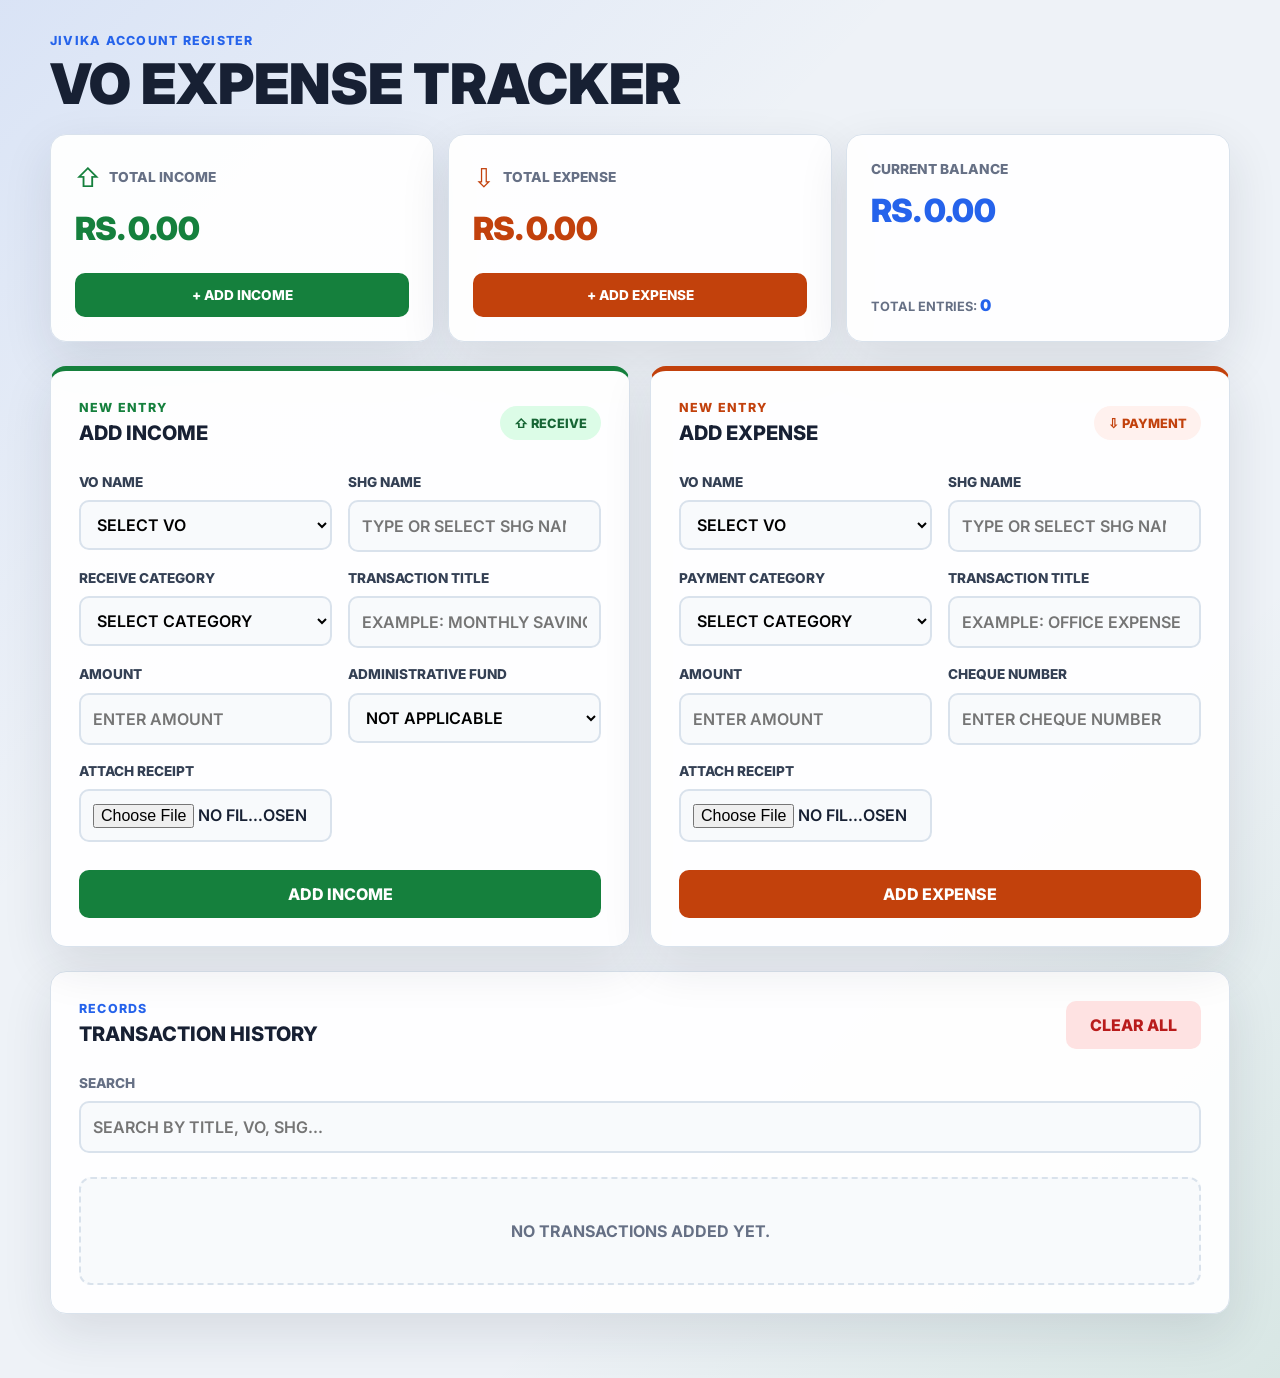
<file: index.html>
<!DOCTYPE html>
<html lang="en">

<head>
    <meta charset="UTF-8">
    <meta name="viewport" content="width=device-width, initial-scale=1.0">
    <title>VO Expense Tracker</title>
    <link rel="preconnect" href="https://fonts.googleapis.com">
    <link rel="preconnect" href="https://fonts.gstatic.com" crossorigin>
    <link href="https://fonts.googleapis.com/css2?family=Inter:wght@400;600;700;800;900&display=swap" rel="stylesheet">
    <link rel="stylesheet" href="style.css">
</head>

<body>
    <main class="app-shell">

        <!-- ═══ HEADER ═══ -->
        <header class="app-header">
            <div>
                <p class="eyebrow">Jivika Account Register</p>
                <h1>VO Expense Tracker</h1>
            </div>
        </header>

        <!-- ═══ SUMMARY CARDS ═══ -->
        <section class="summary-grid" aria-label="Transaction summary">
            <article class="summary-card income-card">
                <div class="card-top">
                    <span class="card-icon income-icon">&#8679;</span>
                    <span class="card-label">Total Income</span>
                </div>
                <strong id="income">Rs. 0</strong>
                <button id="addIncomeBtn" class="card-action-btn income-action-btn" type="button">+ Add Income</button>
            </article>

            <article class="summary-card expense-card">
                <div class="card-top">
                    <span class="card-icon expense-icon">&#8681;</span>
                    <span class="card-label">Total Expense</span>
                </div>
                <strong id="expense">Rs. 0</strong>
                <button id="addExpenseBtn" class="card-action-btn expense-action-btn" type="button">+ Add Expense</button>
            </article>

            <article class="summary-card balance-card">
                <div class="card-top">
                    <span class="card-label">Current Balance</span>
                </div>
                <strong id="balance">Rs. 0</strong>
                <span class="entries-count">Total Entries: <strong id="entryCount">0</strong></span>
            </article>
        </section>

        <!-- ═══ SHARED SHG DATALIST ═══ -->
        <datalist id="shgList">
            <option value="Chameli">
            <option value="Sweta Rani">
            <option value="Soni">
            <option value="Durga">
            <option value="Kali">
            <option value="Laxmi">
            <option value="Parwati">
            <option value="Rani">
            <option value="Asha">
            <option value="Shanti">
            <option value="Tulsi">
            <option value="Chandni">
            <option value="Gulab">
            <option value="Kamal">
            <option value="Ujjala">
            <option value="Indra">
            <option value="Bhagwati">
            <option value="Sarswati">
            <option value="Jamuna">
            <option value="Guriya">
            <option value="Ansh">
            <option value="Adhaya">
            <option value="Aashi">
            <option value="Mithi">
            <option value="Sangarsh">
        </datalist>

        <!-- ═══ FORM PANELS (2-column) ═══ -->
        <div class="content-grid">

            <!-- INCOME PANEL -->
            <section class="panel income-panel" id="incomePanel">
                <div class="section-heading">
                    <div>
                        <p class="eyebrow income-eyebrow">New Entry</p>
                        <h2>Add Income</h2>
                    </div>
                    <span class="status-pill income-pill">&#8679; Receive</span>
                </div>

                <form id="incomeForm" class="transaction-form">
                    <div class="form-row">
                        <label for="iVoInput">VO Name</label>
                        <select id="iVoInput" required>
                            <option value="">Select VO</option>
                            <option value="shiksha">Shiksha</option>
                            <option value="ambedkar">Ambedkar</option>
                            <option value="uttam">Uttam</option>
                            <option value="chand">Chand</option>
                            <option value="suraj">Suraj</option>
                            <option value="lakshay">Lakshay</option>
                            <option value="mahalaxmi">Mahalaxmi</option>
                        </select>
                    </div>

                    <div class="form-row">
                        <label for="iShgInput">SHG Name</label>
                        <input type="text" id="iShgInput" list="shgList"
                               placeholder="Type or select SHG name" required autocomplete="off">
                    </div>

                    <div class="form-row">
                        <label for="iCategoryInput">Receive Category</label>
                        <select id="iCategoryInput" required>
                            <option value="">Select category</option>
                            <option value="shg-hrf-savings">SHG HRF Savings</option>
                            <option value="shg-icf-principle">SHG ICF Principle</option>
                            <option value="shg-icf-interest">SHG ICF Interest</option>
                            <option value="shg-gen-principle">SHG GEN Principle</option>
                            <option value="shg-gen-interest">SHG GEN Interest</option>
                            <option value="shg-hrf-principle">SHG HRF Principle</option>
                            <option value="shg-hrf-interest">SHG HRF Interest</option>
                            <option value="bank-interest">Bank Interest</option>
                            <option value="administrative">Administrative Funds</option>
                            <option value="other">Other</option>
                        </select>
                    </div>

                    <div class="form-row">
                        <label for="iTitleInput">Transaction Title</label>
                        <input type="text" id="iTitleInput" placeholder="Example: Monthly savings" required>
                    </div>

                    <div class="form-row">
                        <label for="iAmountInput">Amount</label>
                        <input type="number" id="iAmountInput" placeholder="Enter amount" min="1" step="0.01" required>
                    </div>

                    <div class="form-row">
                        <label for="iAdminFundInput">Administrative Fund</label>
                        <select id="iAdminFundInput">
                            <option value="">Not Applicable</option>
                            <option value="cm">CM</option>
                            <option value="others">Others</option>
                        </select>
                    </div>

                    <div class="form-row">
                        <label for="iFileInput">Attach Receipt</label>
                        <input type="file" id="iFileInput" accept="image/*,.pdf">
                    </div>

                    <div class="form-actions">
                        <button id="iAddBtn" class="income-submit-btn" type="submit">Add Income</button>
                        <button id="iCancelEditBtn" class="secondary-btn" type="button" hidden>Cancel Edit</button>
                    </div>
                </form>
            </section>

            <!-- EXPENSE PANEL -->
            <section class="panel expense-panel" id="expensePanel">
                <div class="section-heading">
                    <div>
                        <p class="eyebrow expense-eyebrow">New Entry</p>
                        <h2>Add Expense</h2>
                    </div>
                    <span class="status-pill expense-pill">&#8681; Payment</span>
                </div>

                <form id="expenseForm" class="transaction-form">
                    <div class="form-row">
                        <label for="eVoInput">VO Name</label>
                        <select id="eVoInput" required>
                            <option value="">Select VO</option>
                            <option value="shiksha">Shiksha</option>
                            <option value="ambedkar">Ambedkar</option>
                            <option value="uttam">Uttam</option>
                            <option value="chand">Chand</option>
                            <option value="suraj">Suraj</option>
                            <option value="lakshay">Lakshay</option>
                            <option value="mahalaxmi">Mahalaxmi</option>
                        </select>
                    </div>

                    <div class="form-row">
                        <label for="eShgInput">SHG Name</label>
                        <input type="text" id="eShgInput" list="shgList"
                               placeholder="Type or select SHG name" required autocomplete="off">
                    </div>

                    <div class="form-row">
                        <label for="eCategoryInput">Payment Category</label>
                        <select id="eCategoryInput" required>
                            <option value="">Select category</option>
                            <option value="clf-icf-principle">CLF ICF Principle</option>
                            <option value="clf-icf-interest">CLF ICF Interest</option>
                            <option value="clf-gen-principle">CLF GEN Principle</option>
                            <option value="clf-gen-interest">CLF GEN Interest</option>
                            <option value="clf-bk-contribution">CLF BK Contribution</option>
                            <option value="cm-payments">CM Payments</option>
                            <option value="incentive">Incentive</option>
                            <option value="bank-charge">Bank Charge</option>
                            <option value="shg-icf-loan">SHG ICF Loan</option>
                            <option value="shg-gen-loan">SHG GEN Loan</option>
                            <option value="shg-hrf-loan">SHG HRF Loan</option>
                            <option value="pmfme-loan">PMFME Loan</option>
                            <option value="other">Other</option>
                        </select>
                    </div>

                    <div class="form-row">
                        <label for="eTitleInput">Transaction Title</label>
                        <input type="text" id="eTitleInput" placeholder="Example: Office expense" required>
                    </div>

                    <div class="form-row">
                        <label for="eAmountInput">Amount</label>
                        <input type="number" id="eAmountInput" placeholder="Enter amount" min="1" step="0.01" required>
                    </div>

                    <div class="form-row">
                        <label for="eCheckinput">Cheque Number</label>
                        <input type="number" id="eCheckinput" placeholder="Enter cheque number">
                    </div>

                    <div class="form-row">
                        <label for="eFileInput">Attach Receipt</label>
                        <input type="file" id="eFileInput" accept="image/*,.pdf">
                    </div>

                    <div class="form-actions">
                        <button id="eAddBtn" class="expense-submit-btn" type="submit">Add Expense</button>
                        <button id="eCancelEditBtn" class="secondary-btn" type="button" hidden>Cancel Edit</button>
                    </div>
                </form>
            </section>
        </div>

        <!-- ═══ HISTORY PANEL — full width below ═══ -->
        <section class="panel history-panel">
            <div class="section-heading">
                <div>
                    <p class="eyebrow">Records</p>
                    <h2>Transaction History</h2>
                </div>
                <button id="clearAllBtn" class="danger-btn" type="button">Clear All</button>
            </div>

            <label class="search-box" for="searchInput">
                <span>Search</span>
                <input type="search" id="searchInput" placeholder="Search by title, VO, SHG...">
            </label>

            <ul id="transactionList" class="transaction-list">
                <li class="empty-state">No transactions added yet.</li>
            </ul>
        </section>

    </main>

    <script src="script.js"></script>
</body>

</html>
</file>
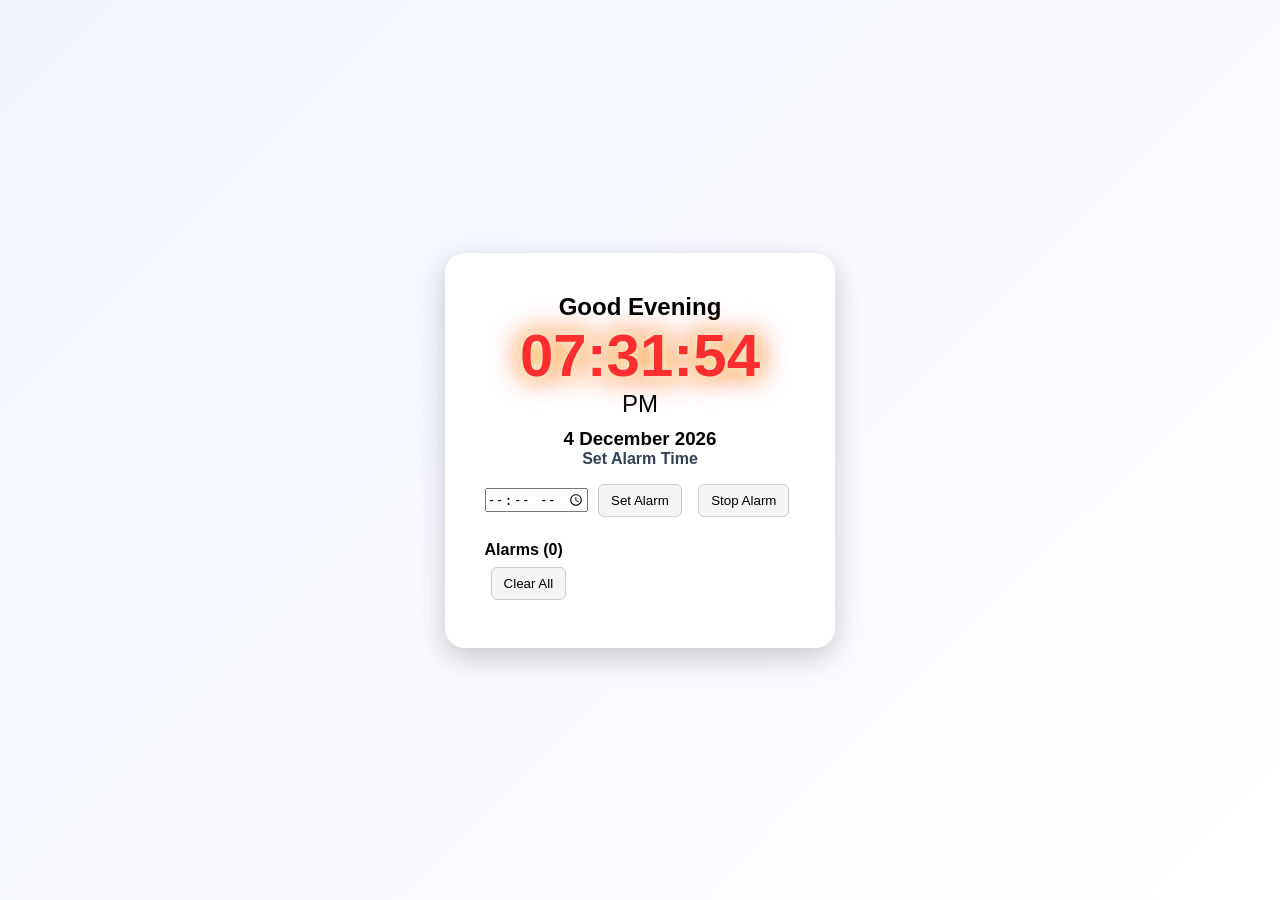
<file: digitalClock-day2/index.html>
<!DOCTYPE html>
<html lang="en">
<head>
    <meta charset="UTF-8">
    <meta name="viewport" content="width=device-width, initial-scale=1.0">
    <title>Digital clock</title>

    <link rel="stylesheet" href="style.css">
</head>
<body>
        <div class="clock-container">
            <h2 id="greeting"></h2>

            <h1 id="clock">
                00:00:00
            </h1>

            <p id="period">
                AM
            </p>

            <h3 id="date"></h3>

            <label for="alarmTime">Set Alarm Time</label>
            <input id="alarmTime" type="time" name="alarmTime" />
            <button id="setAlarm">
                Set Alarm
            </button>
            <button id="stopAlarm">
                Stop Alarm
            </button>

            <div class="alarms-ui">
                <h4>Alarms (<span id="alarmCount">0</span>)</h4>
                <ul id="alarmsList"></ul>
                <button id="clearAlarms">Clear All</button>
            </div>
        </div>

    <script src="script.js"></script>
</body>
</html>
</file>
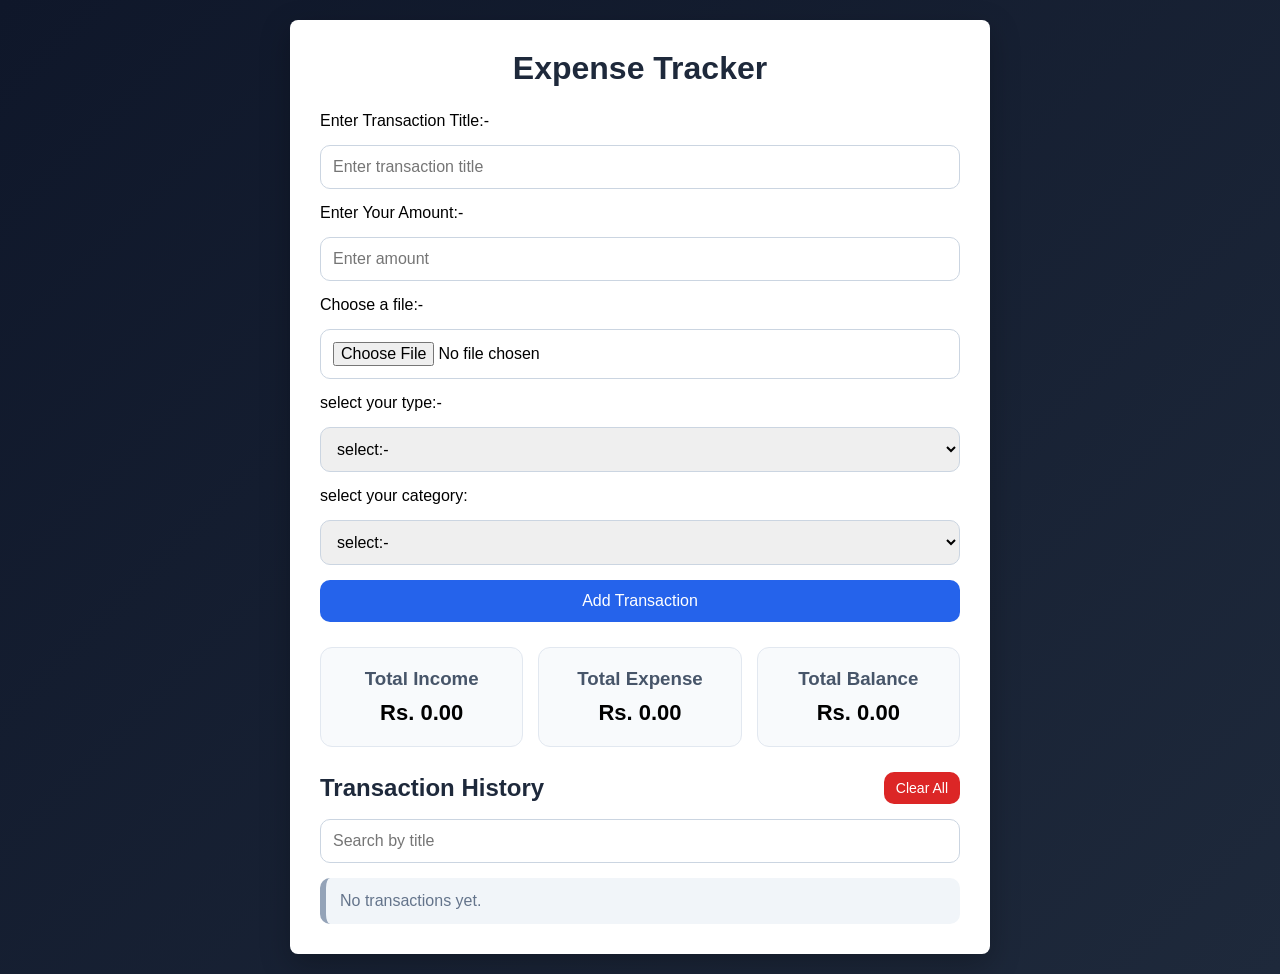
<file: expense-tracker-day6/index.html>
<!DOCTYPE html>
<html lang="en">
<head>
    <meta charset="UTF-8">
    <meta name="viewport" content="width=device-width, initial-scale=1.0">
    <title>Expense Tracker App</title>
    <link rel="stylesheet" href="style.css">
</head>
<body>
    <div class="container">
        <h1>Expense Tracker</h1>

        <div class="form-section">
            <label for="typeInput">Enter Transaction Title:-</label>
            <input type="text" id="titleInput" placeholder="Enter transaction title">

            <label for="typeInput">Enter Your Amount:-</label>
            <input type="number" id="amountInput" placeholder="Enter amount" min="0.01" step="0.01">

            <label for="fileInput">Choose a file:-</label>
            <input type="file" id="fileInput" accept="image/*,.pdf">
            

            <label for="typeInput">select your type:-</label>
            <select id="typeInput">
                <option value="select">select:-</option>
                <option value="income">Income</option>
                <option value="expense">Expense</option>
            </select>

            <label for="categoryInput">select your category:</label>
            <select id="categoryInput">
                <option value="select">select:-</option>
                <option value="Food">Food</option>
                <option value="Travel">Travel</option>
                <option value="Salary">Salary</option>
                <option value="Shopping">Shopping</option>
                <option value="Bills">Bills</option>
                <option value="Other">Other</option>
            </select>

            <button id="addBtn">
                Add Transaction
            </button>

            <button id="cancelEditBtn" class="secondary-btn" type="button" hidden>
                Cancel Edit
            </button>
            
        </div>


        <div class="summary">
            <div class="card">
                <h3>Total Income</h3>
                <p id="income">0</p>
            </div>
            <div class="card">
                <h3>Total Expense</h3>
                <p id="expense">0</p>
            </div>
            <div class="card">
                <h3>Total Balance</h3>
                <p id="balance">0</p>
            </div>
        </div>


        <div class="history">
            <div class="history-header">
                <h2>Transaction History</h2>
                <button id="clearAllBtn" class="delete-btn" type="button">Clear All</button>
            </div>
            <input type="search" id="searchInput" placeholder="Search by title">
            <ul id="transactionList">

            </ul>
        </div>
    </div>

    <script src="script.js"></script>
</body>
</html>
</file>
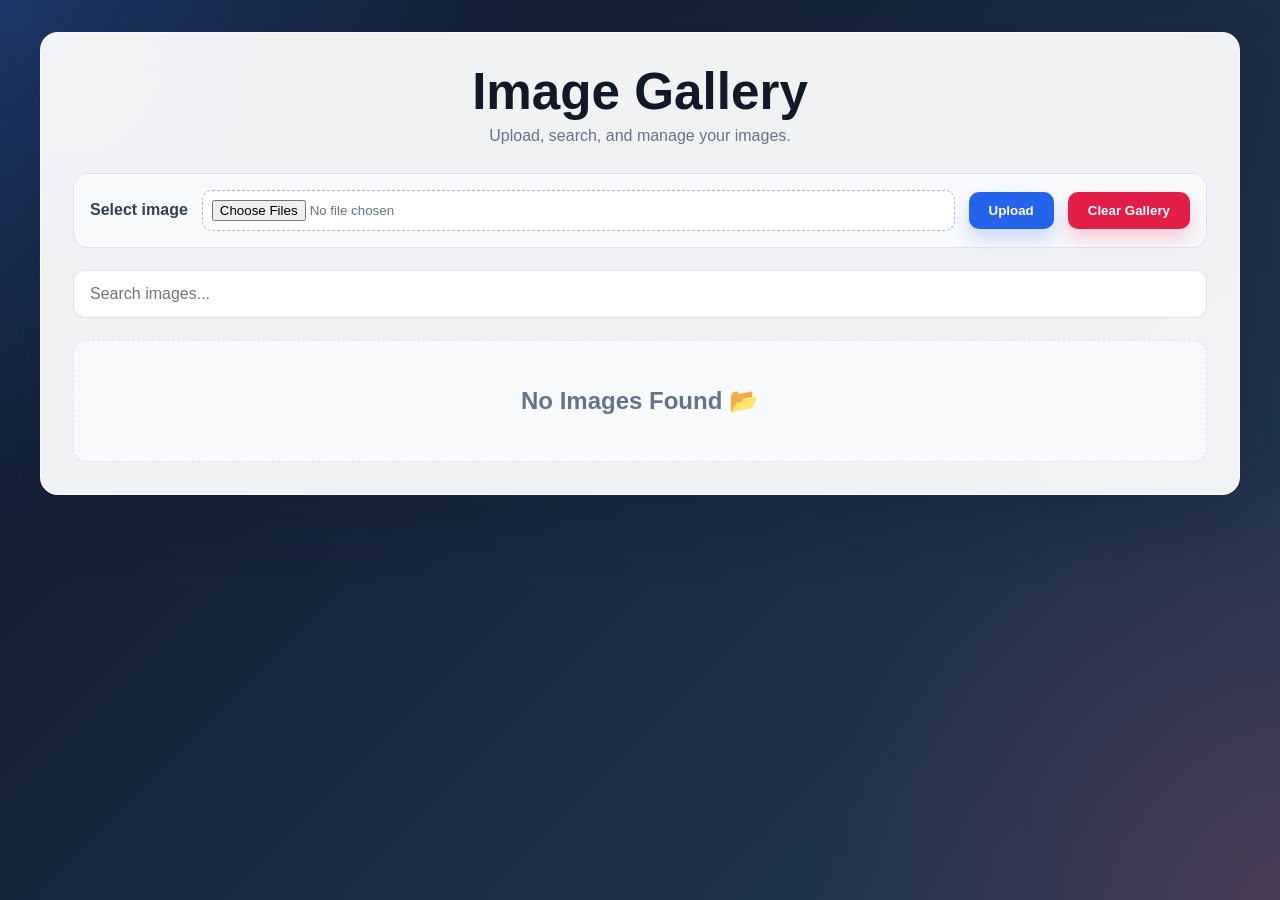
<file: ImageGalleryApp-day7/index.html>
<!DOCTYPE html>
<html lang="en">
<head>
    <meta charset="UTF-8">
    <meta name="viewport" content="width=device-width, initial-scale=1.0">
    <title>Image Gallery App</title>
    <link rel="stylesheet" href="style.css">

</head>
<body>
    <div class="container">
        <header>
            <h1>Image Gallery</h1>
            <p>Upload, search, and manage your images.</p>
        </header>

        <section class="upload-section">
            <label for="imageInput">
                Select image
            </label>

            <input type="file" id="imageInput" accept="image/*" multiple>

            <button id="uploadBtn">Upload</button>
            <button id="clearGalleryBtn">Clear Gallery</button>
        </section>

        <section id="previewSection" class="preview-section" aria-live="polite">
            <h2>Preview</h2>
            <div id="imagePreview" class="preview-grid"></div>
        </section>

        <section class="search-section">
            <input type="text" id="searchInput" placeholder="Search images...">
        </section>

        <section id="gallery" class="gallery">

        </section>
    </div>
    <script src="script.js"></script>
</body>
</html>
</file>
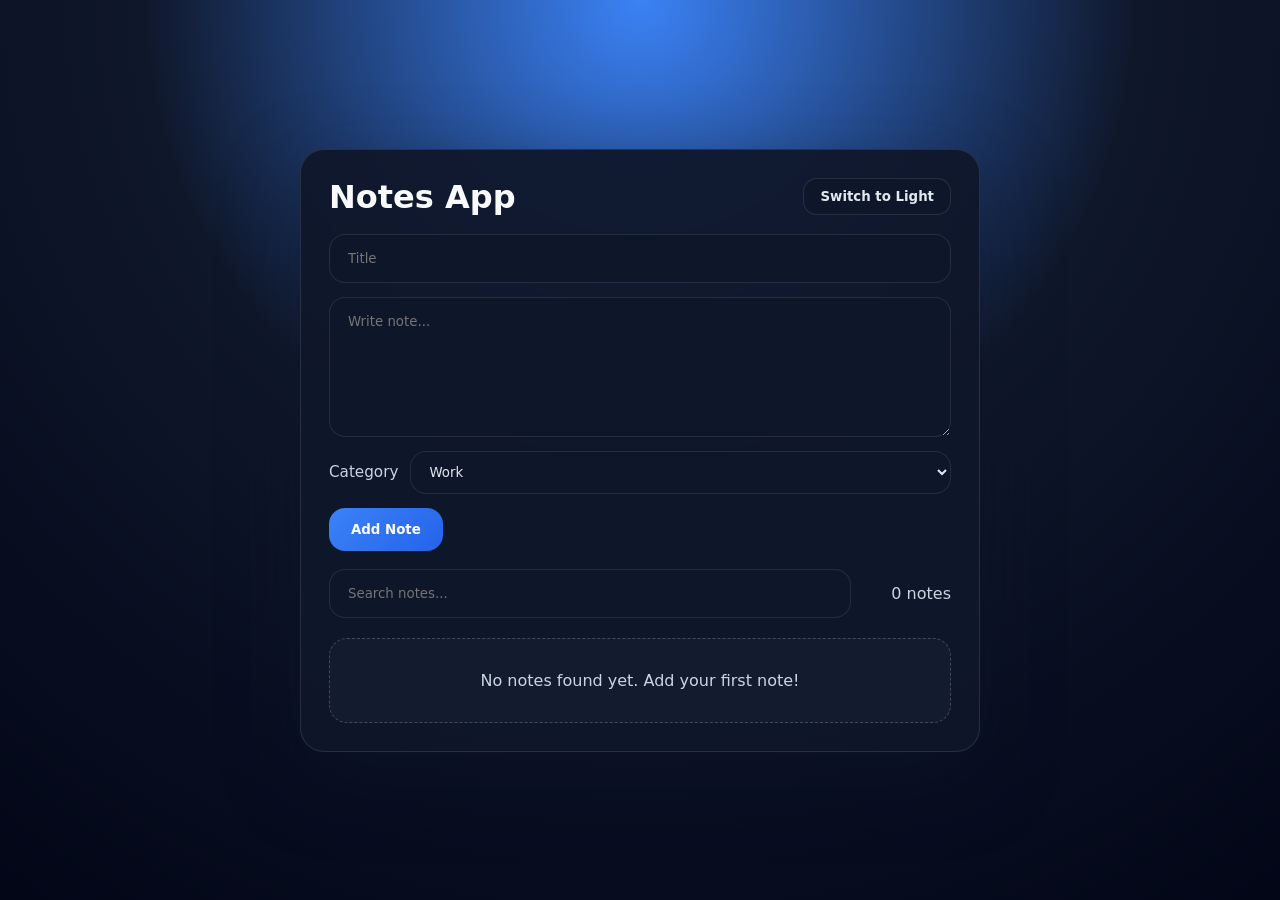
<file: Notes-app-day5/index.html>
<!DOCTYPE html>
<html lang="en">
<head>
    <meta charset="UTF-8">
    <meta name="viewport" content="width=device-width, initial-scale=1.0">
    <title>Notes App</title>
    <link rel="stylesheet" href="style.css">
</head>
<body>
    <div class="container">
        <div class="header-row">
            <h1>Notes App</h1>
            <button id="themeToggle" class="theme-toggle" type="button">Switch to Light</button>
        </div>

        <div class="input-box">
            <input type="text" id="titleInput" placeholder="Title">
            <textarea id="contentInput" placeholder="Write note..."></textarea>
            <div class="category-row">
                <label for="categoryInput">Category</label>
                <select id="categoryInput">
                    <option value="Work">Work</option>
                    <option value="Personal">Personal</option>
                </select>
            </div>
            <button id="addBtn">Add Note</button>
        </div>

        <div class="toolbar">
            <input type="text" id="searchInput" placeholder="Search notes...">
            <span id="noteCount" class="note-count"></span>
        </div>

        <div id="notesContainer" class="notes-container"></div>
    </div>

    <script src="script.js"></script>
</body>
</html>
</file>
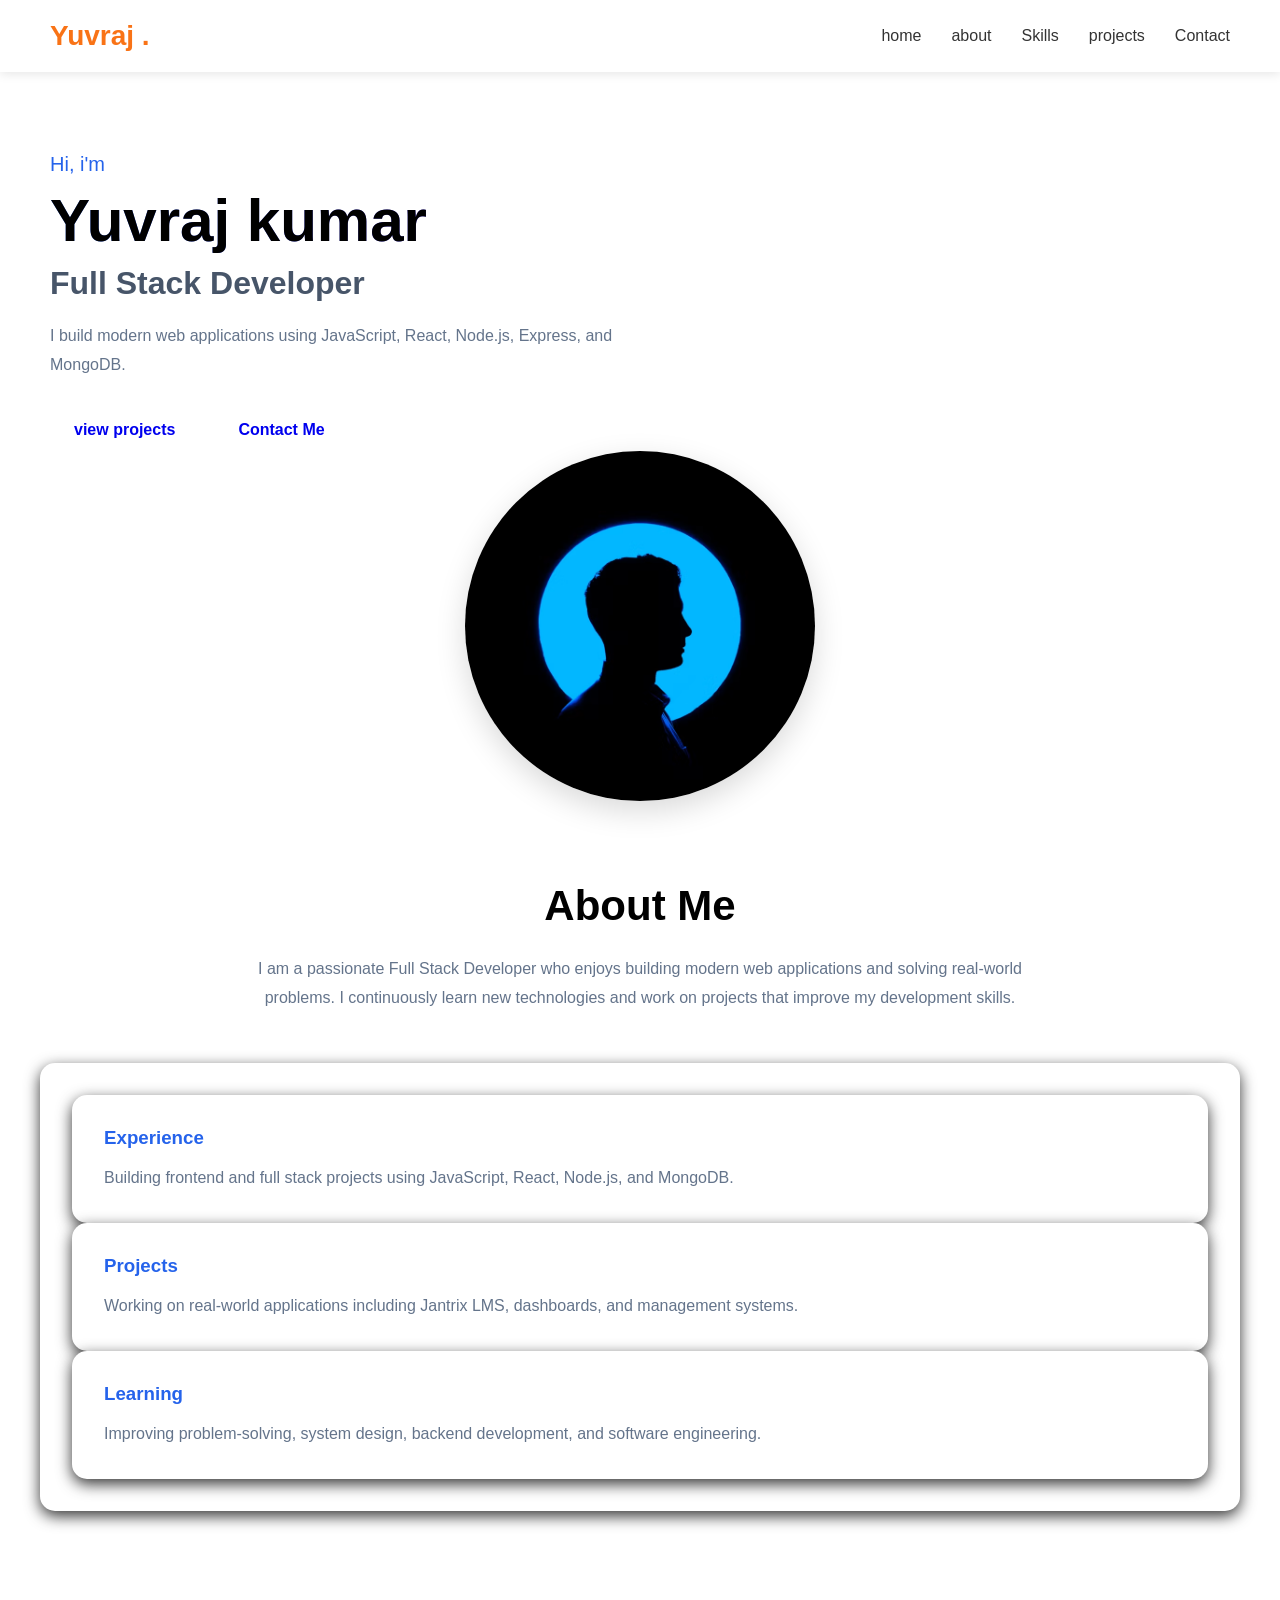
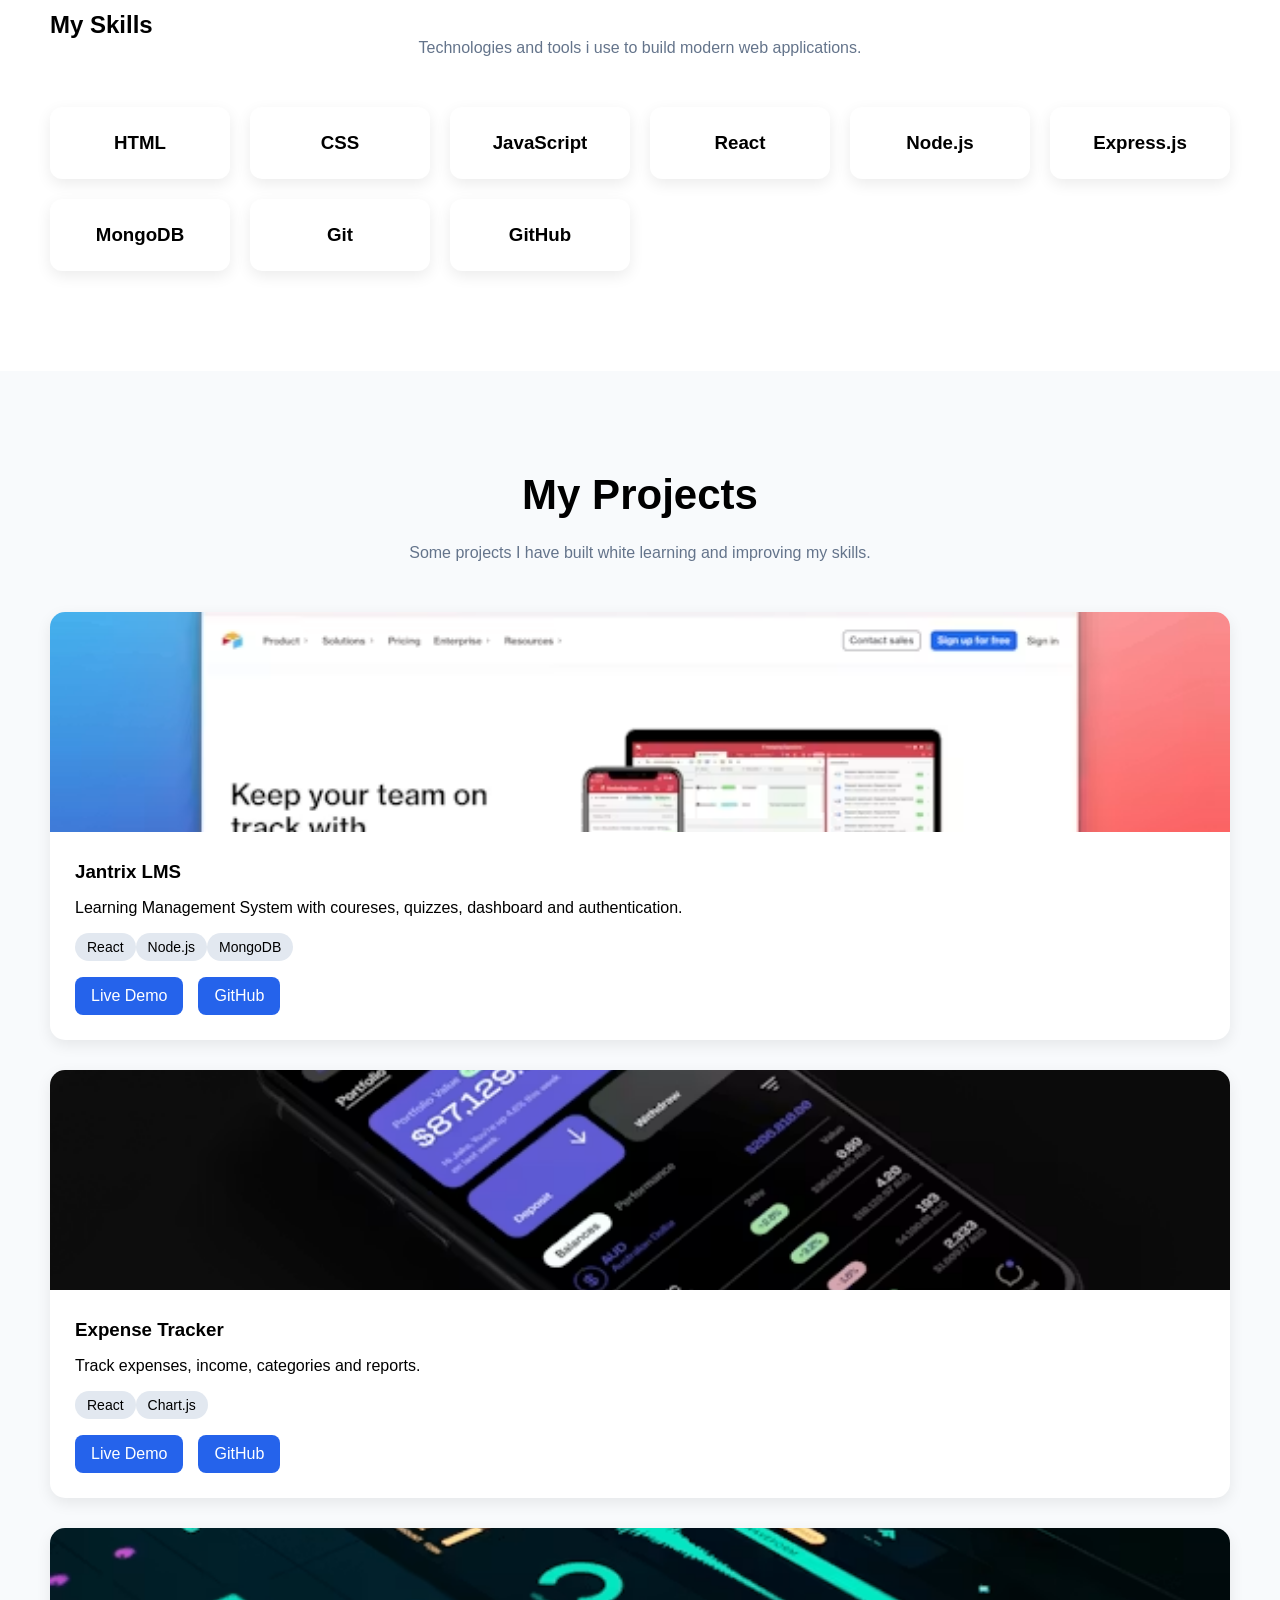
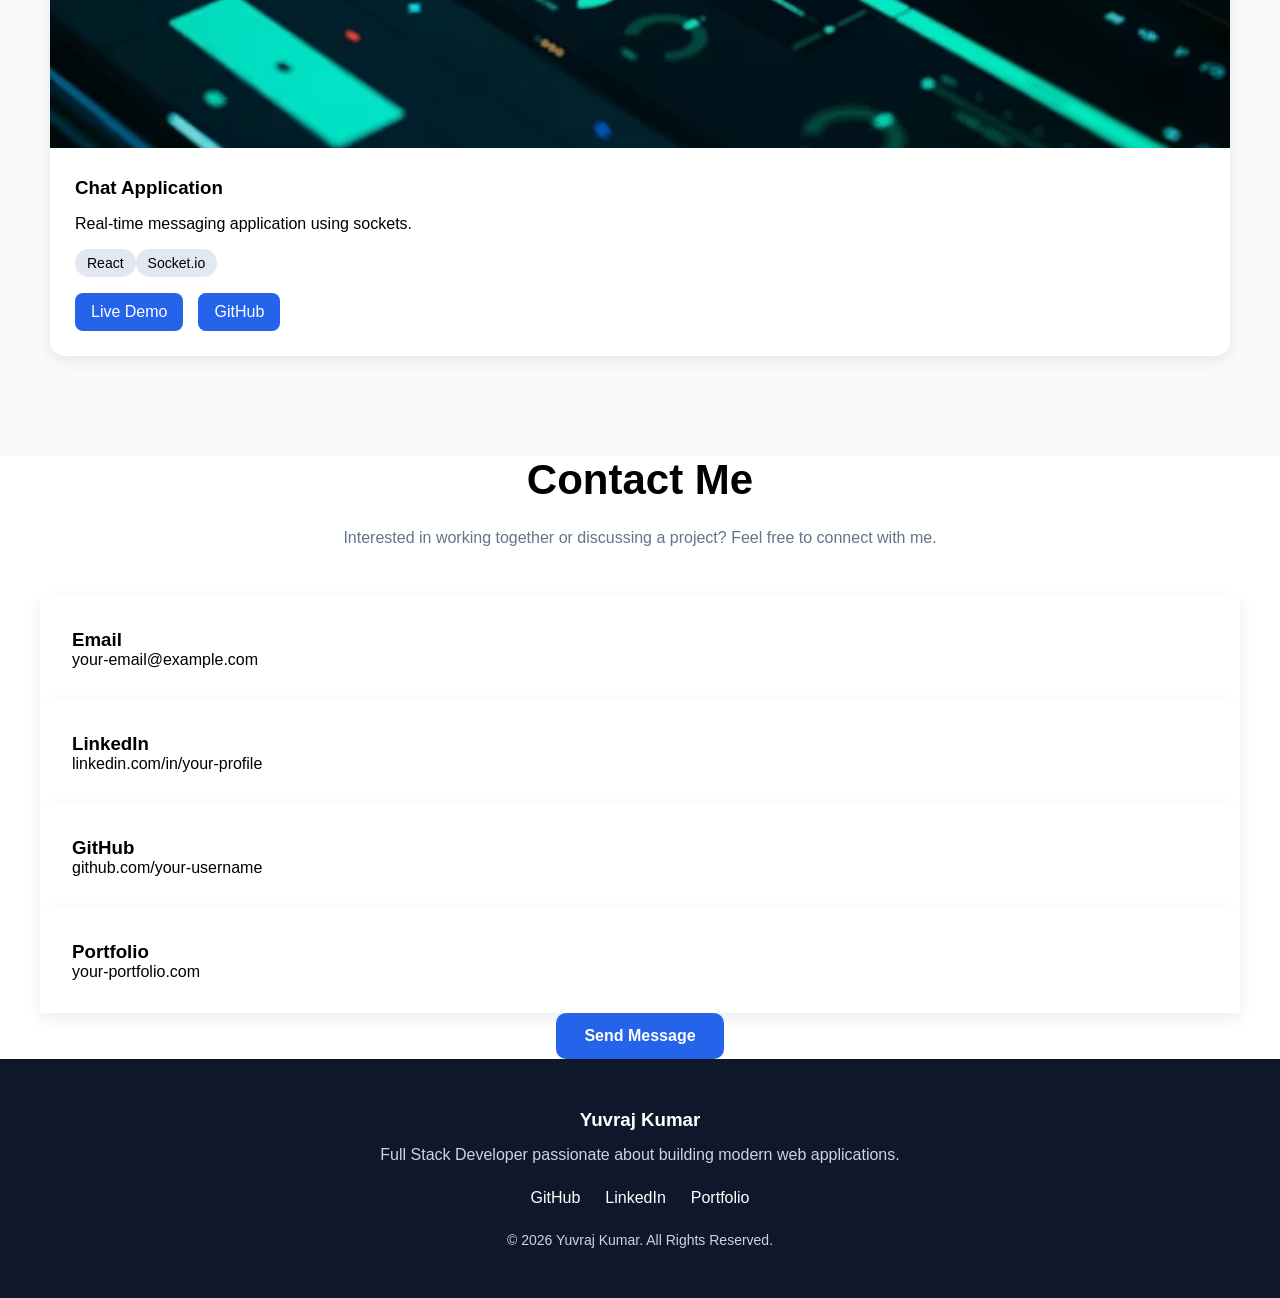
<file: portFolio-day1/index.html>
<!DOCTYPE html>
<html lang="en">
<head>
    <meta charset="UTF-8">
    <meta name="viewport" content="width=device-width, initial-scale=1.0">
    <title>Yuvraj Portfilio</title>
    <link rel="stylesheet" href="./css/style.css">
</head>
<body>
    <header>
        <nav class="navbar">
            <div class="logo"> 
                 Yuvraj <span>.</span>
            </div>


            <ul class="nav-links">
                <li><a href="#">home</a></li>
                <li><a href="#">about</a></li>
                <li><a href="#">Skills</a></li>
                <li><a href="#">projects</a></li>
                <li><a href="#">Contact</a></li>
            </ul>

            <button class="menu-btn">☰</button>

        </nav>

        <section class="hero" id="home">

            <div class="hero-content">
                <p class="greeting">
                    Hi, i'm
                </p>

                <h1>Yuvraj kumar</h1>
                <h2>Full Stack Developer</h2>

                <p class="hero-description">
                    I build modern web applications using
                    JavaScript, React, Node.js, Express,
                    and MongoDB.
                </p>
                <div class="hero-buttons">

                    <a href="#projects" class="btn primari-btn">view projects</a>

                    <a href="#contact" class="btn secondary-btn">Contact Me</a>


                </div>

                <div class="hero-image">
                    <img src="./images/profile.avif" alt="Yuvraj Kumar">
                </div>

            </div>
        </section>

        <section class="about" id="about">
            <div class="about-container">
                    <h2 class="section-title">About Me</h2>

                    <p class = "about-text">
                    I am a passionate Full Stack Developer who enjoys building
                    modern web applications and solving real-world problems.
                    I continuously learn new technologies and work on projects
                    that improve my development skills.
                    </p>
            

                    <div class="about-card">
                        <div class="about-card">
                        <h3>Experience</h3>
                        <p>Building frontend and full stack projects using
                            JavaScript, React, Node.js, and MongoDB.
                        </p>
                    </div>

                    <div class="about-card">
                        <h3>Projects</h3>
                            <p> 
                            Working on real-world applications including
                            Jantrix LMS, dashboards, and management systems.
                            </p>
          
                    </div>

                    <div class="about-card">
                        <h3>Learning</h3>
                        <p>
                        Improving problem-solving, system design, backend development, and software engineering. 
                        </p>
                    </div>
                </div>
            </div>
        
        </section>

        <section class="skills" id="skills">
            <div class="skills-container">
                <h2 class="skills-title">My Skills</h2>
                <p class="skills-text">
                    Technologies and tools i use to build modern web applications.
                </p>

                <div class="skills-grid">
                    <div class="skill-card">
                        <h3>HTML</h3>
                    </div>
                    <div class="skill-card">
                        <h3>CSS</h3>
                    </div>
                    <div class="skill-card">
                        <h3>JavaScript</h3>
                    </div>
                    <div class="skill-card">
                        <h3>React</h3>
                    </div>
                    <div class="skill-card">
                        <h3>Node.js</h3>
                    </div>
                    <div class="skill-card">
                        <h3>Express.js</h3>
                    </div>
                    <div class="skill-card">
                        <h3>MongoDB</h3>
                    </div>
                    <div class="skill-card">
                        <h3>Git</h3>
                    </div>
                    <div class="skill-card">
                        <h3>GitHub</h3>
                    </div>
                </div>
            </div>
        </section>
            
        <section class="projects" id="projects">
            <div class="projects-container">
                <h2 class="section-title">
                    My Projects
                </h2>

                <p class="projects-text">
                    Some projects I have built white 
                    learning and improving my skills.
                </p>

                <div class="project-grid">
                    <div class="project-card">

                      <img src="assets/dashboard.avif" alt="Jantrix lms">
                        <div class="project-content"><h3>Jantrix LMS</h3>
                            <p>
                                Learning Management System with coureses, 
                                quizzes, dashboard and authentication. 
                            </p>
                        <div class="tech-stack">
                            <span>React</span>
                            <span>Node.js</span>
                            <span>MongoDB</span>
                        </div>

                        <div class="project-buttons">
                            <a href="#" >Live Demo</a>
                            <a href="#" >GitHub</a>
                        </div>
                    </div>
                </div>
                    <div class="project-card">

                       <img src="assets/expense.avif" alt="Jantrix lms">
                        <div class="project-content"><h3>Expense Tracker</h3>
                        
                            <p>
                                Track expenses, income, categories and reports.
                            </p>
                        <div class="tech-stack">
                            <span>React</span>
                            <span>Chart.js</span>
                        </div>

                        <div class="project-buttons">
                            <a href="#" >Live Demo</a>
                            <a href="#" >GitHub</a>
                        </div>
                    </div>
                </div>  
                    <div class="project-card">

                       <img src="assets/lms.avif" alt="Chat App">
                          <div class="project-content"><h3>Chat Application</h3>

                            <p>
                                Real-time messaging
                                application using sockets.
                            </p>

                      <div class="tech-stack">
                        <span>React</span>
                        <span>Socket.io</span>
                      </div>

                       <div class="project-buttons">
                         <a href="#">Live Demo</a>
                         <a href="#">GitHub</a>
                       </div>
                </div>
            </div>
        </div>
    </div>       
        </section>


        <section class="contact" id="contact">

    <div class="contact-container">

        <h2 class="section-title">
            Contact Me
        </h2>

        <p class="contact-text">
            Interested in working together or discussing a project?
            Feel free to connect with me.
        </p>

        <div class="contact-grid">

            <div class="contact-card">
                <h3>Email</h3>
                <p>your-email@example.com</p>
            </div>

            <div class="contact-card">
                <h3>LinkedIn</h3>
                <p>linkedin.com/in/your-profile</p>
            </div>

            <div class="contact-card">
                <h3>GitHub</h3>
                <p>github.com/your-username</p>
            </div>

            <div class="contact-card">
                <h3>Portfolio</h3>
                <p>your-portfolio.com</p>
            </div>

        </div>

        <div class="contact-btn-wrapper">

            <a href="mailto:your-email@example.com"
               class="contact-btn">

                Send Message

            </a>

        </div>

    </div>

        </section>
</header>
        <footer class="footer">

            <div class="footer-container">

                <h3>Yuvraj Kumar</h3>

                    <p>
                        Full Stack Developer passionate about
                        building modern web applications.
                    </p>

            <div class="footer-links">

            <a href="#">GitHub</a>

            <a href="#">LinkedIn</a>

            <a href="#">Portfolio</a>

        </div>

        <p class="copyright">
            © 2026 Yuvraj Kumar. All Rights Reserved.
        </p>

    </div>

</footer>

    
    <script src="./js/script.js"></script>

</body>
</html>
</file>
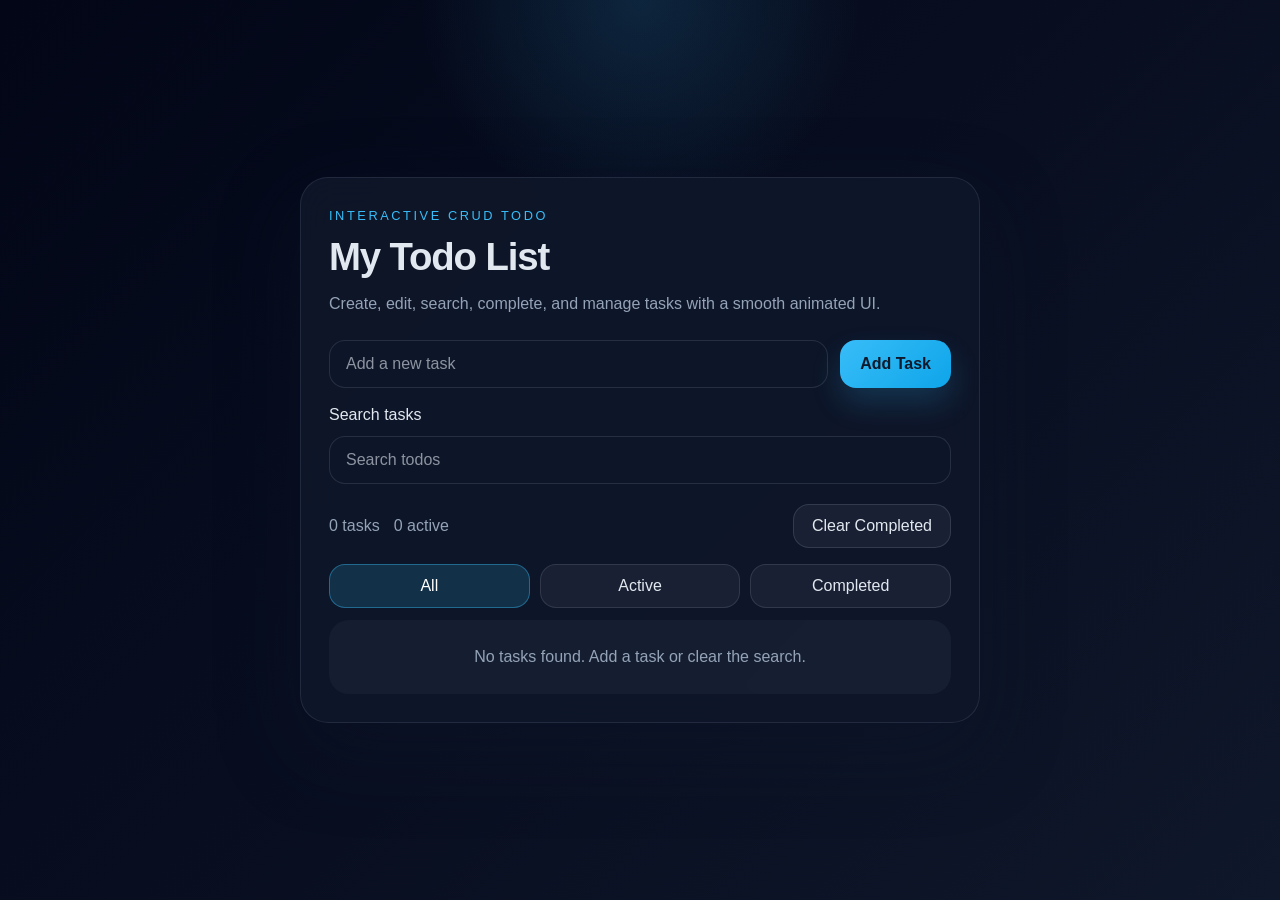
<file: TodoApp-day3/index.html>
<!DOCTYPE html>
<html lang="en">
<head>
    <meta charset="UTF-8">
    <meta name="viewport" content="width=device-width, initial-scale=1.0">
    <title>Todo App</title>
    <link rel="stylesheet" href="style.css">
</head>
<body>
    <div class="page-shell">
        <div class="app-card">
            <header class="app-header">
                <span class="eyebrow">Interactive CRUD Todo</span>
                <h1>My Todo List</h1>
                <p class="subtitle">Create, edit, search, complete, and manage tasks with a smooth animated UI.</p>
            </header>

            <section class="controls-grid">
                <div class="input-box">
                    <input type="text" id="todoInput" placeholder="Add a new task" autocomplete="off">
                    <button id="addBtn" class="primary-btn">Add Task</button>
                </div>

                <div class="search-box">
                    <label for="searchInput">Search tasks</label>
                    <input type="text" id="searchInput" placeholder="Search todos">
                </div>
            </section>

            <section class="status-row">
                <div class="stats">
                    <span id="taskCount">0 tasks</span>
                    <span id="activeCount">0 active</span>
                </div>
                <button type="button" id="clearCompletedBtn" class="ghost-btn">Clear Completed</button>
            </section>

            <div class="filters">
                <button class="filter-btn active" data-filter="all">All</button>
                <button class="filter-btn" data-filter="active">Active</button>
                <button class="filter-btn" data-filter="completed">Completed</button>
            </div>

            <ul id="todoList" class="todo-list"></ul>
        </div>
    </div>

    <script src="script.js"></script>
</body>
</html>
</file>
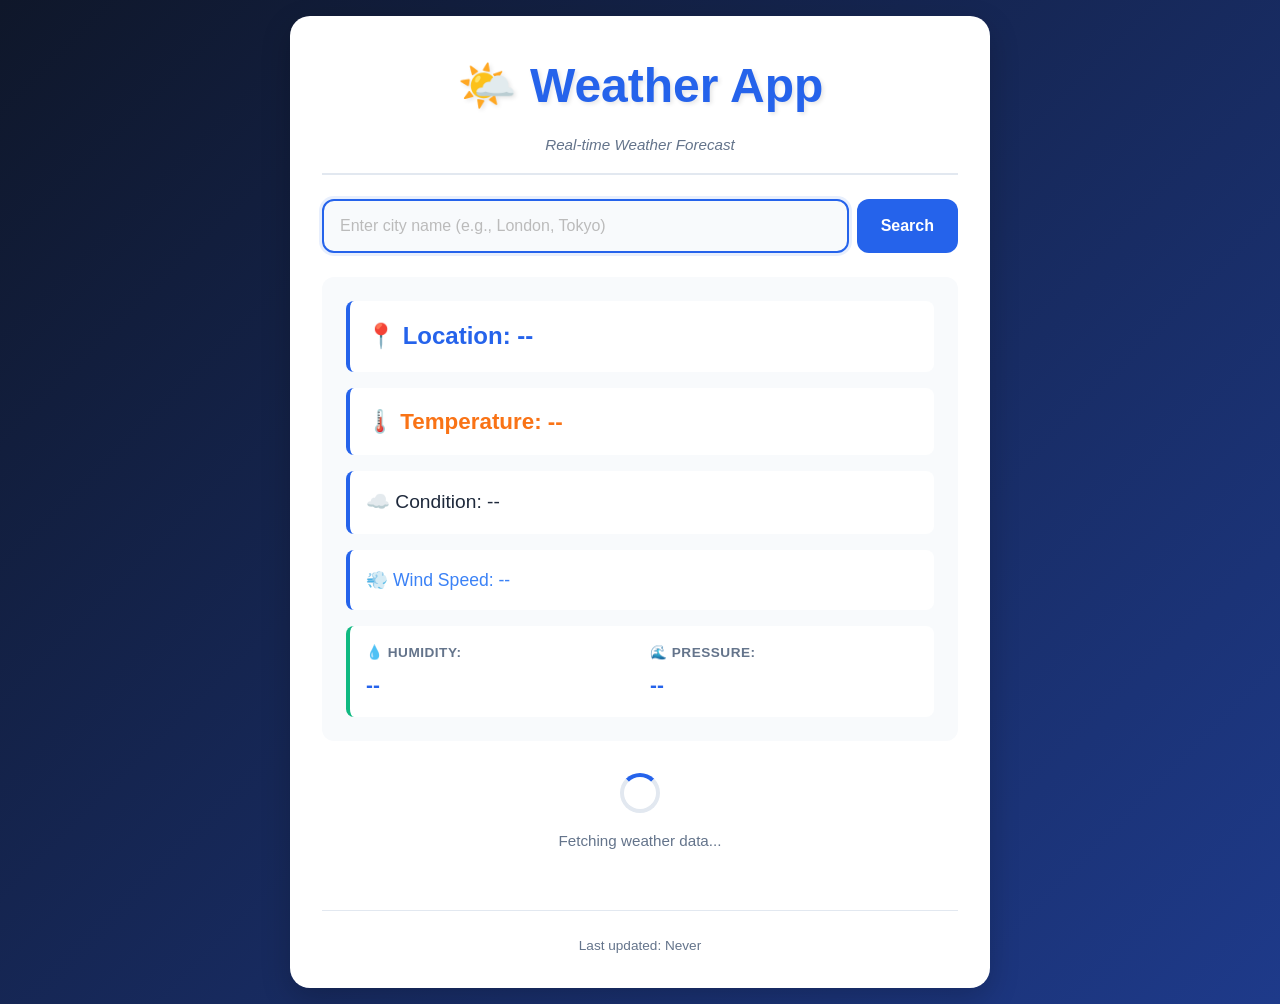
<file: weather-app-day4/index.html>
<!DOCTYPE html>
<!--
  WEATHER APP - ENHANCED HTML STRUCTURE
  =====================================
  Developer Mindset: 
  - Use semantic HTML5 elements for better SEO and accessibility
  - Unique IDs for JavaScript DOM manipulation
  - Data attributes for enhanced functionality
  - Comments explaining purpose of each section
  - Responsive viewport meta tag for mobile optimization
-->

<html lang="en">
<head>
    <!-- Character encoding: UTF-8 supports all international characters -->
    <meta charset="UTF-8">
    
    <!-- 
      Viewport Meta Tag - CRITICAL for Responsive Design
      Why: Tells mobile browsers to display at device width (1:1 pixel ratio)
      Real Scenario: Without this, mobile devices scale down desktop version
    -->
    <meta name="viewport" content="width=device-width, initial-scale=1.0">
    
    <!-- Page title shown in browser tab -->
    <title>Weather App - Real-time Weather Forecast</title>
    
    <!-- Link external CSS stylesheet -->
    <link rel="stylesheet" href="style.css">
</head>

<body>
    <!-- 
      Main Container - Wrapper for all content
      Why: Helps with centering and responsive layout management
      Classes: weather-wrapper (main container), weather-container (card container)
    -->
    <div class="weather-wrapper">
        <!-- 
          Weather Card - Main UI Component
          Why: Semantic <article> tag indicates independent, self-contained content
          Data Attribute: data-loading-state tracks UI state (idle/loading/success/error)
        -->
        <article class="weather-card" data-loading-state="idle">
            
            <!-- Header Section -->
            <header class="weather-header">
                <h1 class="app-title">🌤️ Weather App</h1>
                <p class="app-subtitle">Real-time Weather Forecast</p>
            </header>

            <!-- 
              Search Section - User Input Area
              Why: Organized search functionality in dedicated section
              Logic: User enters city, clicks button or presses Enter to fetch weather
            -->
            <section class="search-section">
                <div class="search-box">
                    <!-- 
                      City Input Field
                      Why: Accepts city name as search parameter
                      Real Scenario: User types "London", "Tokyo", "New York"
                      Attributes:
                      - id: Unique identifier for JavaScript reference
                      - type: text input (not password, not number)
                      - placeholder: Hints user about expected input
                      - autocomplete: Suggests previously searched cities (browser feature)
                    -->
                    <input 
                        type="text" 
                        id="cityInput" 
                        class="search-input"
                        placeholder="Enter city name (e.g., London, Tokyo)" 
                        autocomplete="off"
                        aria-label="City search input"
                    >
                    
                    <!-- 
                      Search Button
                      Why: Triggers weather fetch function
                      Real Scenario: Click to search or press Enter key
                      Note: ID uses camelCase (JavaScript convention)
                    -->
                    <button 
                        id="searchBtn" 
                        class="search-btn"
                        type="button"
                        aria-label="Search weather button"
                    >
                        Search
                    </button>
                </div>
            </section>

            <!-- 
              Weather Information Display Section
              Why: Semantic <section> groups related weather data
              Structure: Dynamic content filled by JavaScript after API fetch
              Classes: weather-info (container), weather-item (individual data)
            -->
            <section class="weather-info">
                <!-- 
                  City Name / Location Display
                  Why: Shows current location being displayed
                  Logic: Replaced by JavaScript with format: "City, Country"
                  Example: "London, United Kingdom"
                -->
                <div class="weather-item city-display">
                    <h2 id="cityName" class="city-name">📍 Location: --</h2>
                </div>

                <!-- 
                  Temperature Display
                  Why: Primary weather metric users want to know
                  Real Scenario: "🌡️ Temperature: 22°C"
                -->
                <div class="weather-item temperature-display">
                    <p id="temperature" class="temperature">🌡️ Temperature: --</p>
                </div>

                <!-- 
                  Weather Condition Display
                  Why: Descriptive text about current weather (sunny, rainy, cloudy, etc.)
                  Logic: Maps weather code to human-readable description with emoji
                  Real Scenario: "☁️ Condition: Partly Cloudy ⛅"
                -->
                <div class="weather-item condition-display">
                    <p id="condition" class="condition">☁️ Condition: --</p>
                </div>

                <!-- 
                  Wind Speed Display
                  Why: Important safety metric (affects outdoor activities)
                  Real Scenario: "💨 Wind Speed: 15 km/h"
                -->
                <div class="weather-item wind-display">
                    <p id="windSpeed" class="wind-speed">💨 Wind Speed: --</p>
                </div>

                <!-- 
                  Additional Metrics Section (Expandable)
                  Why: Shows more detailed weather information
                  Real Scenario: Used in professional weather apps
                -->
                <div class="weather-item advanced-metrics">
                    <div class="metric">
                        <span class="metric-label">💧 Humidity:</span>
                        <span id="humidity" class="metric-value">--</span>
                    </div>
                    <div class="metric">
                        <span class="metric-label">🌊 Pressure:</span>
                        <span id="pressure" class="metric-value">--</span>
                    </div>
                </div>
            </section>

            <!-- 
              Loading Indicator
              Why: Shows user that data is being fetched (UX improvement)
              Logic: Hidden by default, shown during API call, hidden when complete
              Real Scenario: User sees spinner instead of page hanging
            -->
            <div id="loading" class="loading-indicator" hidden>
                <div class="spinner"></div>
                <p class="loading-text">Fetching weather data...</p>
            </div>

            <!-- 
              Error Message Container
              Why: Displays user-friendly error messages
              Logic: Hidden by default, shown when API call fails
              Real Scenario: "City not found" or "Network error"
            -->
            <div id="errorMessage" class="error-message" hidden>
                <p id="errorText"></p>
            </div>

            <!-- 
              Last Updated Timestamp
              Why: Shows when weather data was last refreshed
              Real Scenario: "Last updated: 2:30 PM"
            -->
            <footer class="weather-footer">
                <p id="lastUpdate" class="last-update">Last updated: Never</p>
            </footer>
        </article>
    </div>

    <!-- 
      External JavaScript File
      Why: Separates logic from HTML structure (clean architecture)
      Placement: At end of body (best practice for performance)
      Real Scenario: Allows browser to render HTML before loading JS
    -->
    <script src="script.js"></script>
</body>
</html>
</file>
<file: style.css>
:root {
    --bg: #eef2f7;
    --surface: #ffffff;
    --surface-soft: #f8fafc;
    --text: #172033;
    --muted: #667085;
    --line: #d9e2ec;
    --primary: #2563eb;
    --primary-dark: #1d4ed8;
    --income: #15803d;
    --expense: #c2410c;
    --warning: #b45309;
    --shadow: 0 18px 50px rgba(23, 32, 51, 0.11);
}

* {
    box-sizing: border-box;
    margin: 0;
    padding: 0;
}

body {
    min-height: 100vh;
    background:
        linear-gradient(135deg, rgba(37, 99, 235, 0.10), transparent 34%),
        linear-gradient(315deg, rgba(21, 128, 61, 0.10), transparent 30%),
        var(--bg);
    color: var(--text);
    font-family: 'Inter', Arial, Helvetica, sans-serif;
    line-height: 1.5;
    text-transform: uppercase; /* ALL UPPERCASE AS REQUESTED */
    overflow-x: hidden;
}

button,
input,
select,
textarea {
    font: inherit;
    text-transform: uppercase;
}

button {
    border: 0;
    cursor: pointer;
    transition: all 0.3s ease;
}

/* ── APP SHELL ── */
.app-shell {
    width: min(1180px, calc(100% - 32px));
    margin: 0 auto;
    padding: 32px 0;
    animation: fadeIn 0.8s ease-out;
}

@keyframes fadeIn {
    from { opacity: 0; transform: translateY(10px); }
    to { opacity: 1; transform: translateY(0); }
}

.app-header {
    display: flex;
    align-items: stretch;
    justify-content: space-between;
    gap: 18px;
    margin-bottom: 20px;
}

.eyebrow {
    color: var(--primary);
    font-size: 0.78rem;
    font-weight: 800;
    letter-spacing: 0.1em;
}

h1 {
    margin-top: 4px;
    font-size: clamp(2rem, 5vw, 3.5rem);
    line-height: 1.05;
    font-weight: 900;
}

h2 {
    font-size: 1.25rem;
    font-weight: 800;
}

/* ── SUMMARY GRID ── */
.summary-grid {
    display: grid;
    grid-template-columns: repeat(3, minmax(0, 1fr));
    gap: 14px;
    margin-bottom: 24px;
}

.summary-card,
.panel {
    border: 1px solid var(--line);
    border-radius: 16px;
    background: rgba(255, 255, 255, 0.95);
    box-shadow: var(--shadow);
    transition: transform 0.3s ease, box-shadow 0.3s ease;
}

.summary-card:hover {
    transform: translateY(-5px);
    box-shadow: 0 25px 60px rgba(23, 32, 51, 0.15);
}

.summary-card {
    display: flex;
    flex-direction: column;
    padding: 24px;
    min-height: 160px;
}

.card-top {
    display: flex;
    align-items: center;
    gap: 8px;
    margin-bottom: 8px;
}

.card-label {
    color: var(--muted);
    font-size: 0.86rem;
    font-weight: 800;
}

.card-icon {
    font-size: 1.6rem;
}

.income-icon { color: var(--income); }
.expense-icon { color: var(--expense); }

.summary-card strong {
    display: block;
    font-size: 2rem;
    margin-bottom: auto;
    padding-bottom: 16px;
    font-weight: 900;
    letter-spacing: -0.02em;
}

.card-action-btn {
    width: 100%;
    min-height: 44px;
    border-radius: 10px;
    font-size: 0.85rem;
    font-weight: 800;
    border: none;
    cursor: pointer;
    margin-top: 4px;
}

.income-action-btn { background: var(--income); color: #fff; }
.expense-action-btn { background: var(--expense); color: #fff; }

.card-action-btn:hover {
    filter: brightness(1.1);
    transform: scale(1.02);
}

.entries-count {
    display: block;
    margin-top: 8px;
    font-size: 0.8rem;
    color: var(--muted);
    font-weight: 700;
}

.entries-count strong {
    display: inline;
    font-size: 1rem;
    color: var(--primary);
    padding: 0;
}

.income-card strong { color: var(--income); }
.expense-card strong { color: var(--expense); }
.balance-card strong { color: var(--primary); }

/* ── CONTENT GRID ── */
.content-grid {
    display: grid;
    grid-template-columns: 1fr 1fr;
    gap: 20px;
    margin-bottom: 24px;
}

.income-panel  { border-top: 5px solid var(--income); }
.expense-panel { border-top: 5px solid var(--expense); }

.income-eyebrow  { color: var(--income); }
.expense-eyebrow { color: var(--expense); }

.income-pill  { background: #dcfce7; color: #166534; }
.expense-pill { background: #fff1ee; color: var(--expense); }

.panel {
    padding: 28px;
    animation: slideUp 0.6s ease-out backwards;
}

.expense-panel { animation-delay: 0.1s; }
.history-panel { animation-delay: 0.2s; }

@keyframes slideUp {
    from { opacity: 0; transform: translateY(20px); }
    to { opacity: 1; transform: translateY(0); }
}

.section-heading {
    display: flex;
    align-items: center;
    justify-content: space-between;
    gap: 16px;
    margin-bottom: 24px;
}

.status-pill {
    display: inline-flex;
    align-items: center;
    min-height: 34px;
    padding: 0 14px;
    border-radius: 999px;
    font-size: 0.8rem;
    font-weight: 800;
}

/* ── FORM ── */
.transaction-form {
    display: grid;
    grid-template-columns: 1fr 1fr;
    gap: 16px;
}

.form-row {
    display: flex;
    flex-direction: column;
    gap: 8px;
}

.form-row label {
    color: #344054;
    font-size: 0.85rem;
    font-weight: 800;
}

input,
select {
    width: 100%;
    min-height: 48px;
    border: 2px solid var(--line);
    border-radius: 10px;
    background: var(--surface-soft);
    padding: 12px;
    outline: none;
    transition: all 0.2s ease;
    font-weight: 600;
}

input:focus,
select:focus {
    border-color: var(--primary);
    background: var(--surface);
    box-shadow: 0 0 0 4px rgba(37, 99, 235, 0.1);
}

.form-actions {
    display: flex;
    gap: 12px;
    grid-column: 1 / -1;
    margin-top: 12px;
}

.income-submit-btn,
.expense-submit-btn,
.secondary-btn,
.danger-btn {
    min-height: 48px;
    border-radius: 10px;
    padding: 0 24px;
    font-weight: 800;
}

.income-submit-btn { background: var(--income); color: #fff; flex: 1; }
.expense-submit-btn { background: var(--expense); color: #fff; flex: 1; }
.secondary-btn { background: #e5e7eb; color: #344054; }
.danger-btn { background: #fee2e2; color: #b91c1c; }

/* ── HISTORY ── */
.history-panel {
    margin-bottom: 32px;
}

.search-box {
    display: grid;
    gap: 8px;
    margin-bottom: 24px;
}

.search-box span {
    font-size: 0.85rem;
    font-weight: 800;
    color: var(--muted);
}

.transaction-list {
    display: grid;
    gap: 12px;
    list-style: none;
}

.transaction-item {
    display: flex;
    align-items: center;
    justify-content: space-between;
    gap: 16px;
    padding: 18px;
    background: var(--surface-soft);
    border: 1px solid var(--line);
    border-left: 6px solid var(--primary);
    border-radius: 14px;
    animation: slideInRight 0.4s ease-out backwards;
}

@keyframes slideInRight {
    from { opacity: 0; transform: translateX(20px); }
    to { opacity: 1; transform: translateX(0); }
}

.transaction-item.income { border-left-color: var(--income); }
.transaction-item.expense { border-left-color: var(--expense); }

.transaction-details {
    display: grid;
    gap: 4px;
    flex: 1;
}

.transaction-topline {
    display: flex;
    align-items: center;
    justify-content: space-between;
    margin-bottom: 2px;
}

.transaction-topline strong {
    font-size: 1.1rem;
    font-weight: 800;
}

.transaction-topline span {
    font-size: 1.1rem;
    font-weight: 900;
}

.transaction-details small {
    color: var(--muted);
    font-size: 0.75rem;
    font-weight: 700;
}

.transaction-actions {
    display: flex;
    gap: 8px;
}

.edit-btn,
.delete-btn {
    min-height: 38px;
    padding: 0 14px;
    border-radius: 8px;
    font-size: 0.8rem;
    font-weight: 800;
}

.edit-btn { background: #dbeafe; color: var(--primary-dark); }
.delete-btn { background: #ffedd5; color: var(--warning); }

.empty-state {
    padding: 40px;
    text-align: center;
    color: var(--muted);
    font-weight: 700;
    background: var(--surface-soft);
    border-radius: 12px;
    border: 2px dashed var(--line);
}

/* ── RESPONSIVE ── */
@media (max-width: 900px) {
    .summary-grid {
        grid-template-columns: 1fr;
    }
    
    .content-grid {
        grid-template-columns: 1fr;
    }
    
    .transaction-form {
        grid-template-columns: 1fr;
    }
}

@media (max-width: 600px) {
    .app-header {
        flex-direction: column;
    }
    
    h1 {
        font-size: 2.2rem;
    }
    
    .transaction-item {
        flex-direction: column;
        align-items: stretch;
    }
    
    .transaction-actions {
        margin-top: 12px;
    }
    
    .transaction-actions button {
        flex: 1;
    }
}
</file>
<file: digitalClock-day2/style.css>
*{
    margin: 0;
    padding:0;
    box-sizing: border-box;

}
body{
    height:100vh;
    display:flex;
    justify-content:center;
    align-items:center;

    font-family: Arial, sans-serif;
    background: linear-gradient(135deg,#f0f4ff,#fff);
}

.clock-container{
    text-align: center;
    background: white;
    padding: 40px;
    border-radius:20px;
    box-shadow:0px 10px 30px rgba(0,0,0,0.2);

}



#period{
    margin-top: 10px 10px;
    padding-bottom:10px;
    font-size: 24px;
    color:#070707;


}

#clock{
    font-size:60px;
    color: #ff2e2e;

    text-shadow:
    0 0 10px #f4f2f2, 0 0 20px #fdec33, 0 0 30px #fa0b0b;
}

label{
    display:block;

    margin-bottom:8px;

    font-weight:600;

    color:#334155;
}

button{
    margin: 8px 6px;
    padding: 8px 12px;
    border-radius: 6px;
    border: 1px solid #ccc;
    background: #f3f4f6;
    cursor: pointer;
}

button:active{ transform: translateY(1px); }

.alarms-ui{ margin-top: 16px; text-align:left; }
.alarms-ui ul{ list-style:none; padding-left:0; }
.alarms-ui li{ margin:6px 0; }
</file>
<file: expense-tracker-day6/style.css>
*{
    margin: 0;
    padding: 0;
    box-sizing: border-box;
}

body{
    min-height: 100vh;
    font-family: Arial, Helvetica, sans-serif;
    background: linear-gradient(135deg ,#0f172a , #1e293b);
    display: flex;
    justify-content: center;
    align-items: center;
    padding: 20px;

}


.container{
    width:100%;
    max-width: 700px;
    background:#fff;
    border-radius: 8px;
    padding: 30px;
    box-shadow: 0 10px 30px rgba(0 , 0, 0, 0.25);
}

h1{
    text-align: center;
    margin-bottom: 25px;
    color: #1e293b;
}

.form-section{
    display: flex;
    flex-direction: column;
    gap: 15px;

}

input, select {
    width: 100%;
    padding: 12px;
    font-size:16px;
    border:1px solid #cbd5e1;
    border-radius: 10px;
    outline: none;
    transition:0.3s;

}

input:focus, select:focus{
    border-color: #2563eb;
    box-shadow: 0 0 5px rgba(37, 99, 235, 0.3);
}

button{
    padding: 12px;
    border:none;
    border-radius:10px;
    background: #2563eb;
    color: white;
    font-size: 16px;
    cursor: pointer;
    transition: 0.3s;
}

button:hover{
    background: #1d4ed8;
    transform: translateY(-2px);

}

.secondary-btn{
    background: #64748b;
}

.secondary-btn:hover{
    background: #475569;
}

.summary{
    display: grid;
    grid-template-columns: repeat(3, 1fr);
    gap: 15px;
    margin: 25px 0;
}

.card{
    background: #f8fafc;
    border: 1px solid #e2e8f0;
    border-radius:12px;
    padding: 20px;
    text-align: center;

}

.card h3{
        margin-bottom: 10px;
        color: #475569;

}

.card p{
    font-size: 22px;
    font-weight: bold;

}

.history h2{
    color: #1e293b;

}

.history-header{
    display: flex;
    justify-content: space-between;
    align-items: center;
    gap: 15px;
    color: #1e293b;
    margin-bottom: 15px;

}

#searchInput{
    margin-bottom: 15px;
}

#transactionList{
    list-style: none;
    display: flex;
    flex-direction: column;
    gap: 12px;
}


#transactionList li{
    display: flex;
    justify-content: space-between;
    align-items: center;
    gap: 14px;
    background: #f1f5f9;
    padding: 14px;
    border-radius: 10px;
    border-left: 6px solid #2563eb;
}

#transactionList li.income{
    border-left-color: #16a34a;

}

#transactionList li.expense{
    border-left-color:#dc2626;

}

.delete-btn{
    background:#dc2626;
    padding: 8px 12px;
    font-size: 14px;
}

.delete-btn:hover {
    background: #b91c1c;
}

.file-name{
    color: #64748b;
    display: inline-block;
    margin-top: 4px;
}

.transaction-meta{
    color: #64748b;
    display: inline-block;
    margin-top: 4px;
}

.transaction-actions{
    display: flex;
    gap: 8px;
    flex-shrink: 0;
}

.edit-btn{
    background: #0f766e;
    padding: 8px 12px;
    font-size: 14px;
}

.edit-btn:hover{
    background: #115e59;
}

.empty-message{
    border-left-color: #94a3b8 !important;
    color: #64748b;
}

@media(max-width: 600px ){
    .summary{
        grid-template-columns: 1fr;

    }
    #transactionList li{
        flex-direction:column;
        align-items:flex-start;
        gap:10px;

    }
    .history-header{
        align-items: stretch;
        flex-direction: column;
    }
    .transaction-actions,
    .delete-btn,
    .edit-btn{
        width:100%;
    }
    .transaction-actions{
        flex-direction: column;
    }
}
</file>
<file: ImageGalleryApp-day7/style.css>
* {
    margin: 0;
    padding: 0;
    box-sizing: border-box;
}

:root {
    --bg-dark: #0f172a;
    --bg-mid: #243b55;
    --surface: rgba(255, 255, 255, 0.94);
    --surface-soft: #f8fafc;
    --text: #172033;
    --muted: #64748b;
    --border: #dbe3ef;
    --primary: #2563eb;
    --primary-dark: #1d4ed8;
    --danger: #e11d48;
    --danger-dark: #be123c;
    --shadow: 0 24px 60px rgba(15, 23, 42, 0.22);
}

body {
    min-height: 100vh;
    padding: 32px;
    font-family: Arial, Helvetica, sans-serif;
    color: var(--text);
    background:
        radial-gradient(circle at top left, rgba(59, 130, 246, 0.3), transparent 34%),
        radial-gradient(circle at bottom right, rgba(244, 63, 94, 0.18), transparent 30%),
        linear-gradient(135deg, var(--bg-dark), var(--bg-mid));
}

.container {
    width: min(100%, 1200px);
    margin: auto;
    padding: 32px;
    overflow: hidden;
    background: var(--surface);
    border: 1px solid rgba(255, 255, 255, 0.7);
    border-radius: 18px;
    box-shadow: var(--shadow);
    backdrop-filter: blur(18px);
    animation: pageEnter 0.7s ease both;
}

header {
    margin-bottom: 28px;
    text-align: center;
}

header h1 {
    margin-bottom: 8px;
    color: #111827;
    font-size: clamp(2rem, 4vw, 3.2rem);
    line-height: 1.05;
}

header p {
    color: var(--muted);
    font-size: 1rem;
}

.upload-section,
.preview-section,
.search-section {
    margin-bottom: 22px;
}

.upload-section {
    display: flex;
    flex-wrap: wrap;
    gap: 14px;
    align-items: center;
    padding: 16px;
    background: var(--surface-soft);
    border: 1px solid var(--border);
    border-radius: 14px;
}

.upload-section label {
    font-weight: 700;
    color: #334155;
}

#imageInput {
    flex: 1;
    min-width: 220px;
    padding: 9px;
    color: var(--muted);
    background: #fff;
    border: 1px dashed #aab8cc;
    border-radius: 10px;
    cursor: pointer;
    transition: border-color 0.25s ease, box-shadow 0.25s ease, transform 0.25s ease;
}

#imageInput:hover {
    border-color: var(--primary);
    box-shadow: 0 8px 18px rgba(37, 99, 235, 0.13);
}

button,
#uploadBtn,
#clearGalleryBtn {
    border: none;
    border-radius: 10px;
    color: #fff;
    font-weight: 700;
    cursor: pointer;
    transition:
        transform 0.22s ease,
        box-shadow 0.22s ease,
        background-color 0.22s ease,
        opacity 0.22s ease;
}

#uploadBtn,
#clearGalleryBtn {
    padding: 11px 20px;
}

#uploadBtn {
    background-color: var(--primary);
    box-shadow: 0 10px 18px rgba(37, 99, 235, 0.22);
}

#clearGalleryBtn {
    background-color: var(--danger);
    box-shadow: 0 10px 18px rgba(225, 29, 72, 0.2);
}

#uploadBtn:hover,
.button-group button:hover {
    background-color: var(--primary-dark);
}

#clearGalleryBtn:hover,
.delete-btn:hover {
    background-color: var(--danger-dark);
}

#uploadBtn:hover,
#clearGalleryBtn:hover,
.button-group button:hover,
.delete-btn:hover {
    transform: translateY(-2px);
}

button:active,
#uploadBtn:active,
#clearGalleryBtn:active {
    transform: translateY(0) scale(0.98);
}

#searchInput {
    width: 100%;
    padding: 14px 16px;
    border: 1px solid var(--border);
    border-radius: 12px;
    color: var(--text);
    font-size: 16px;
    background: #fff;
    transition: border-color 0.25s ease, box-shadow 0.25s ease;
}

#searchInput:focus,
#imageInput:focus-visible,
button:focus-visible {
    outline: none;
    border-color: var(--primary);
    box-shadow: 0 0 0 4px rgba(37, 99, 235, 0.16);
}

.preview-section {
    display: none;
    padding: 16px;
    background: #fff;
    border: 1px solid var(--border);
    border-radius: 14px;
    box-shadow: 0 12px 26px rgba(15, 23, 42, 0.08);
}

.preview-section.show {
    display: block;
    animation: fadeUp 0.35s ease both;
}

.preview-section h2 {
    margin-bottom: 14px;
    color: #111827;
    font-size: 1.1rem;
}

.preview-grid {
    display: grid;
    grid-template-columns: repeat(auto-fill, minmax(150px, 1fr));
    gap: 14px;
}

.preview-card {
    overflow: hidden;
    background: var(--surface-soft);
    border: 1px solid rgba(203, 213, 225, 0.85);
    border-radius: 12px;
    animation: fadeUp 0.35s ease both;
    transition: transform 0.25s ease, box-shadow 0.25s ease, border-color 0.25s ease;
}

.preview-card:hover {
    border-color: rgba(37, 99, 235, 0.34);
    box-shadow: 0 12px 24px rgba(15, 23, 42, 0.12);
    transform: translateY(-4px);
}

.preview-card img {
    display: block;
    width: 100%;
    height: 130px;
    object-fit: cover;
}

.preview-card p {
    padding: 10px;
    color: var(--muted);
    font-size: 0.86rem;
    font-weight: 700;
    overflow-wrap: anywhere;
}

.gallery {
    display: grid;
    grid-template-columns: repeat(auto-fill, minmax(220px, 1fr));
    gap: 22px;
}

.gallery h2 {
    grid-column: 1 / -1;
    padding: 46px 16px;
    color: var(--muted);
    text-align: center;
    background: var(--surface-soft);
    border: 1px dashed var(--border);
    border-radius: 14px;
    animation: fadeUp 0.45s ease both;
}

.image-card {
    overflow: hidden;
    background: #fff;
    border: 1px solid rgba(203, 213, 225, 0.75);
    border-radius: 14px;
    box-shadow: 0 10px 24px rgba(15, 23, 42, 0.09);
    transform-origin: center;
    animation: fadeUp 0.45s ease both;
    transition: transform 0.28s ease, box-shadow 0.28s ease, border-color 0.28s ease;
}

.image-card:hover {
    border-color: rgba(37, 99, 235, 0.35);
    box-shadow: 0 18px 36px rgba(15, 23, 42, 0.16);
    transform: translateY(-6px);
}

.image-card img {
    display: block;
    width: 100%;
    height: 190px;
    object-fit: cover;
    transition: transform 0.45s ease, filter 0.45s ease;
}

.image-card:hover img {
    filter: saturate(1.08) contrast(1.04);
    transform: scale(1.06);
}

.image-info {
    display: grid;
    gap: 10px;
    padding: 14px;
}

.image-name {
    color: #111827;
    line-height: 1.35;
    overflow-wrap: anywhere;
}

.upload-date {
    color: var(--muted);
    font-size: 0.88rem;
}

.button-group {
    display: grid;
    grid-template-columns: 1fr 1fr;
    gap: 10px;
}

.button-group a {
    display: block;
    text-decoration: none;
}

.button-group button,
.delete-btn {
    width: 100%;
    min-height: 38px;
    padding: 9px 10px;
    font-size: 0.9rem;
}

.button-group button {
    background-color: var(--primary);
}

.delete-btn {
    background-color: var(--danger);
}

@keyframes pageEnter {
    from {
        opacity: 0;
        transform: translateY(16px) scale(0.98);
    }

    to {
        opacity: 1;
        transform: translateY(0) scale(1);
    }
}

@keyframes fadeUp {
    from {
        opacity: 0;
        transform: translateY(14px);
    }

    to {
        opacity: 1;
        transform: translateY(0);
    }
}

@media (max-width: 768px) {
    body {
        padding: 18px;
    }

    .container {
        padding: 22px;
        border-radius: 14px;
    }

    .upload-section {
        align-items: stretch;
        flex-direction: column;
    }

    #imageInput,
    #uploadBtn,
    #clearGalleryBtn {
        width: 100%;
    }

    .gallery {
        grid-template-columns: 1fr;
    }
}

@media (max-width: 420px) {
    .button-group {
        grid-template-columns: 1fr;
    }
}

@media (prefers-reduced-motion: reduce) {
    *,
    *::before,
    *::after {
        scroll-behavior: auto !important;
        animation-duration: 0.01ms !important;
        animation-iteration-count: 1 !important;
        transition-duration: 0.01ms !important;
    }
}
</file>
<file: Notes-app-day5/style.css>
/* Base reset and font styling */
* {
    margin: 0;
    padding: 0;
    box-sizing: border-box;
    font-family: "Inter", system-ui, sans-serif;
}

body {
    background: radial-gradient(circle at top, #3b82f6 0%, #0f172a 45%, #020617 100%);
    min-height: 100vh;
    display: flex;
    justify-content: center;
    align-items: center;
    padding: 24px;
    color: #f8fafc;
}

/* Main app container for layout and depth */
.container {
    width: 100%;
    max-width: 680px;
    background: rgba(15, 23, 42, 0.94);
    border: 1px solid rgba(148, 163, 184, 0.18);
    border-radius: 24px;
    box-shadow: 0 24px 80px rgba(15, 23, 42, 0.45);
    padding: 28px;
}

/* Page heading styling */
.header-row {
    display: flex;
    align-items: center;
    justify-content: space-between;
    gap: 12px;
    margin-bottom: 18px;
}

.header-row h1 {
    margin: 0;
}

.theme-toggle {
    padding: 10px 16px;
    border-radius: 14px;
    border: 1px solid rgba(148, 163, 184, 0.18);
    background: rgba(15, 23, 42, 0.85);
    color: #e2e8f0;
}

.theme-toggle:hover {
    background: rgba(59, 130, 246, 0.14);
}

/* Input area uses vertical spacing for readability */
.input-box {
    display: grid;
    gap: 14px;
    margin-bottom: 18px;
}

.category-row {
    display: flex;
    align-items: center;
    gap: 12px;
}

.category-row label {
    font-size: 0.95rem;
    color: #cbd5e1;
}

.category-row select {
    flex: 1;
    padding: 12px 14px;
    border-radius: 16px;
    border: 1px solid rgba(148, 163, 184, 0.16);
    background: rgba(15, 23, 42, 0.84);
    color: #e2e8f0;
    outline: none;
    transition: border-color 0.2s ease, box-shadow 0.2s ease;
}

input,
textarea,
select {
    width: 100%;
    padding: 16px 18px;
    border-radius: 16px;
    border: 1px solid rgba(148, 163, 184, 0.16);
    background: rgba(15, 23, 42, 0.84);
    color: #e2e8f0;
    outline: none;
    transition: border-color 0.2s ease, box-shadow 0.2s ease, transform 0.2s ease;
}

input:focus,
textarea:focus,
select:focus {
    border-color: #60a5fa;
    box-shadow: 0 0 0 4px rgba(96, 165, 250, 0.14);
}

textarea {
    min-height: 140px;
    resize: vertical;
}

/* Search input styling for consistent spacing */
.toolbar {
    display: flex;
    align-items: center;
    gap: 12px;
    margin-bottom: 20px;
}

#searchInput {
    flex: 1;
    border-radius: 16px;
}

.note-count {
    color: #cbd5e1;
    min-width: 88px;
    text-align: right;
}

/* Add button style for stronger call-to-action */
button {
    width: fit-content;
    padding: 14px 22px;
    border: none;
    border-radius: 16px;
    background: linear-gradient(135deg, #3b82f6, #2563eb);
    color: white;
    font-weight: 600;
    cursor: pointer;
    transition: transform 0.2s ease, box-shadow 0.2s ease, background 0.25s ease;
}

button:hover {
    transform: translateY(-1px);
    box-shadow: 0 18px 32px rgba(59, 130, 246, 0.24);
}

/* Notes list layout uses cards for readability */
.notes-container {
    display: grid;
    gap: 16px;
}

.note {
    background: rgba(30, 41, 59, 0.96);
    border: 1px solid rgba(148, 163, 184, 0.12);
    border-radius: 18px;
    padding: 18px;
    box-shadow: 0 14px 30px rgba(15, 23, 42, 0.22);
    transition: transform 0.2s ease, box-shadow 0.2s ease, border-color 0.2s ease;
}

.note:hover {
    transform: translateY(-2px);
    box-shadow: 0 18px 36px rgba(15, 23, 42, 0.28);
    border-color: rgba(59, 130, 246, 0.35);
}

.note.dragging {
    opacity: 0.55;
    border-style: dashed;
}

.note.drag-over {
    border-color: #60a5fa;
    background: rgba(59, 130, 246, 0.08);
}

.note-header {
    display: flex;
    justify-content: space-between;
    align-items: center;
    gap: 12px;
    margin-bottom: 12px;
}

.note h3 {
    font-size: 1.2rem;
    margin-bottom: 6px;
}

.note-category {
    display: inline-flex;
    margin-top: 2px;
    padding: 4px 10px;
    border-radius: 999px;
    font-size: 0.78rem;
    letter-spacing: 0.02em;
    text-transform: uppercase;
    background: rgba(148, 163, 184, 0.14);
    color: #cbd5e1;
}

.note.work .note-category {
    background: rgba(59, 130, 246, 0.22);
    color: #bfdbfe;
}

.note.personal .note-category {
    background: rgba(16, 185, 129, 0.18);
    color: #a7f3d0;
}

.note-id {
    font-size: 0.8rem;
    color: #94a3b8;
}

.note p {
    line-height: 1.7;
    color: #cbd5e1;
    white-space: pre-wrap;
}

.actions {
    margin-top: 16px;
    display: flex;
    gap: 12px;
}

.actions button {
    flex: 1;
    font-size: 0.95rem;
    padding: 12px 14px;
}

.edit-btn {
    background: rgba(59, 130, 246, 0.18);
    color: #bfdbfe;
}

.delete-btn {
    background: rgba(248, 113, 113, 0.18);
    color: #fecaca;
}

.actions button:hover {
    background: rgba(96, 165, 250, 0.22);
}

/* Empty state styling for better UX when there are no notes */
.empty-state {
    color: #cbd5e1;
    text-align: center;
    padding: 32px 14px;
    border: 1px dashed rgba(148, 163, 184, 0.35);
    border-radius: 18px;
    background: rgba(148, 163, 184, 0.04);
}

/* Light theme tokens */
:root {
    color-scheme: dark;
}

[data-theme="light"] {
    color-scheme: light;
    background: #f5f7fb;
}

[data-theme="light"] body {
    background: #f5f7fb;
    color: #0f172a;
}

[data-theme="light"] .container {
    background: #ffffff;
    border-color: rgba(148, 163, 184, 0.28);
    box-shadow: 0 24px 80px rgba(15, 23, 42, 0.12);
}

[data-theme="light"] input,
[data-theme="light"] textarea,
[data-theme="light"] select,
[data-theme="light"] .theme-toggle {
    background: #f8fafc;
    color: #0f172a;
    border-color: rgba(148, 163, 184, 0.24);
}

[data-theme="light"] .theme-toggle:hover {
    background: #e2e8f0;
}

[data-theme="light"] .note {
    background: #ffffff;
    color: #0f172a;
    border-color: rgba(148, 163, 184, 0.16);
    box-shadow: 0 14px 30px rgba(15, 23, 42, 0.08);
}

[data-theme="light"] .note:hover {
    box-shadow: 0 18px 36px rgba(15, 23, 42, 0.12);
}

[data-theme="light"] .note-category {
    background: rgba(148, 163, 184, 0.16);
    color: #334155;
}

[data-theme="light"] .note.work .note-category {
    background: rgba(59, 130, 246, 0.12);
    color: #1d4ed8;
}

[data-theme="light"] .note.personal .note-category {
    background: rgba(16, 185, 129, 0.12);
    color: #047857;
}

[data-theme="light"] .note-id {
    color: #475569;
}

[data-theme="light"] .note p {
    color: #334155;
}

[data-theme="light"] .empty-state {
    border-color: rgba(148, 163, 184, 0.35);
    background: #f8fafc;
    color: #475569;
}

[data-theme="light"] button {
    background: linear-gradient(135deg, #2563eb, #3b82f6);
}

@media (max-width: 520px) {
    .container {
        padding: 20px;
        border-radius: 20px;
    }

    .note-header {
        flex-direction: column;
        align-items: flex-start;
    }

    .actions {
        flex-direction: column;
    }
}
</file>
<file: portFolio-day1/css/style.css>
*{
    margin: 0;
    padding: 0;
    box-sizing: border-box;

}
html{
    scroll-behavior: smooth;
}

body{
    font-family: arial, sans-serif;
}

.navbar{
    display: flex;
    justify-content: space-between;
    align-items: center;
    padding: 20px 50px;

    background: #fff;
    box-shadow: 0 2px 10px rgba(0,0,0,0.1);
    position: sticky
    top 0;
    z-index: 1000;
}

.logo{
    font-size: 28px;
    font-weight: bold;
    color: #2563eb;
    cursor: pointer;
}

.nav-links{
    display: flex;
    gap: 30px;
    list-style: none;
}

.nav-links a{
    text-decoration: none;
    color: #333;
    font-weight: 500;
   transition: 0.3s
}

.nav-links a:hover{
    color: #2563eb;
}

.menu-btn{
    display: none;
    border: none;
    background: none;

    font-size: 28px;
    cursor: pointer;
}

@media (max-width: 768px){

    .navbar{
        padding: 20px;

    }
    .nav-links{
        display: none;
    }

    .menu-btn{
        display:block;
    }
}

.logo{
    color: #f97316;
}





.nav-links a{
    text-decoration:none;
    color:#333;
    font-weight:500;
    transition:0.3s;

    position:relative;
}
.nav-links a::after{
    content:"";

    position:absolute;

    left:0;
    bottom:-5px;

    width:0;
    height:2px;

    background:#2563eb;

    transition:width 0.3s ease;
}

.nav-links a:hover::after{
       width:100%;
}


.hero{
    min-height:90vh;
    display:flex;
    justify-content:space-between;
    align-items:center;
    padding:80px 50px;
    gap:50px;
}

.hero-content{
    flex:1;

}
.greeting{
    font-size:20px;
    color:#2563eb;
    margin-bottom:10px;
}



.hero-content h1:hover{
    transition: 0.3s ease;
}

.hero-content h1{
    font-size:60px;
    margin-bottom:10px;

    background: linear-gradient(to right,  #2563eb, #7c3aed, #ec4899);

    background-clip: text;
    -webkit-background-clip: text;

}

.hero-content h1:hover{
    transition: 0.3s ease;
    color: transparent;
-webkit-text-fill-color: transparent;
}

.hero-content h2{
    font-size:32px;
    color:#475569;
    margin-bottom:20px;

}

.hero-description{
    max-width:600px;
    line-height:1.8;
    color:#64748b;
    margin-bottom:30px;
}

.hero-buttons{
    display:flex;
    gap:15px;
}

.btn{
    padding:12px 24px;
    border-radius:8px;
    text-decoration:none;
    font-weight:600;
    transition:0.3s;

}
.primary-btn{
    background: #2563eb;
    color:white;

}

.primary-btn:hover{
    transform:translateY(-3px);
}

.secondary-btn:hover{
    background:#2563eb;
    color:white;

}

.hero-image{
    flex:1;
    display:flex;
    justify-content:center;

}

.hero-image img{
    width:350px;
    height:350px;

    object-fit:cover;
    border-radius:50%;
    box-shadow: 0 10px 30px rgba(0,0,0,0.15);
}

@media(max-width: 768px){
    .hero{
        flex-direction:column-reverse;
        text-align:center;
    }
    .hero-content h1{
        font-size:40px;

    }

    .hero-content h2{
        font-size:24px;
    }

    hero-buttons{
        justify-content:center;

    }
    .hero-image img{
        width:250px;
        height:250px;
    }
}

.hero-image img:hover{
    transform:scale(1.05);
}

// style for about section


.about{
    padding: 100px 50px;
    background: #f8fafc;
}

.about-container{
    max-width:1200px;
    margin:auto;
}

.section-title{
    text-align:center;
    font-size:42px;
    margin-bottom:25px;

}

.about-text{
    max-width:800px;
    margin:auto;

    text-align:center;
    line-height:1.8;
    color:#64748b;
    margin-bottom:50px;
}

.about-cards{
    display:grid;

    grid-template-columns: repeat(auto-fit, minmax(250px, 1fr));
    gap:25px;
}

.about-card{
    background:white;
    padding:30px;
    border-radius:15px;
    box-shadow: 0 5px 15px rgba(0,0,0,0.8);
    transition:0.3s ease;
    border: 2px solid transparent;
}

.about-card:hover{
    transform:translateY(-10px);
    border: 2px solid #2563eb;
     box-shadow:
        0 15px 30px rgba(37, 99, 235, 0.2);
}

.about-card h3{
   margin-bottom:15px;
   color:#2563eb;
}

.about-card p{
    line-height:1.7;
    color:#64748b
}

.skills{
    padding:100px 50px;
}

.skills-container{
    max-width:1200px;
    margin:auto;

}

.skills-text{
    text-align:center;
    color:#64748b;
    margin-bottom:50px;

}

.skills-grid{
    display:grid;
    grid-template-columns:repeat(auto-fit, minmax(180px, 1fr));

    gap:20px;
}

.skill-card{
    background:white;
    padding:25px;
    text-align:center;
    font-weight:600;
    border-radius:12px;

    box-shadow:
        0 5px 15px rgba(0,0,0,0.08);

    transition:
        transform 0.3s ease,
        box-shadow 0.3s ease,
        background 0.3s ease;

    cursor:pointer;
}

.skill-card:hover{
    transform:
        translateY(-8px)
        scale(1.05);

    background:
        linear-gradient(
            135deg,
            #2563eb,
            #7c3aed
        );

    color:white;

    box-shadow:
        0 15px 30px rgba(37,99,235,0.3);
}


.projects{
    padding: 100px 50px;
    background: #f8fafc;
}

.projects-text{
    text-align:center;
    color:#64748b;
    margin-bottom:50px;


}

.project-grid{
    display:grid;
    grid-template-columns:(auto-fit,repeat(320px, 1fr));
    gap:30px
}

.project-card{
    background:white;
    border-radius:15px;
    overflow:hidden;
    box-shadow:0 5px 15px rgba(0,0,0,0.08);
    transition: 0.3s ease;
}

.project-card:hover{
    transform:translateY(-10px);

}

.project-card img{
    width:100%;
    height:220px;
    object-fit:cover;
    

}

.project-content{
    padding: 25px;

    display: flex;
    flex-direction: column;
    gap: 16px;
}

.projects-content h3{
    
    color:#2563eb;
    

}

.tech-stack{
    display:flex;
    flex-wrap: wrap;
    
}

.tech-stack span{
    background: #e2e8f0;
    padding: 6px 12px;
    border-radius: 20px;
    font-size: 14px;
}

.project-buttons{
    display:flex;
    gap:15px;

}

.project-buttons a{
    text-decoration:none;
    background: #2563eb;
    color: white;
    padding: 10px 16px;
    border-radius: 8px;
    transition:0.3s ease;

}

.project-buttons a:hover{
    background: #1d4ed8;
}


.conact{
    padding:100px 50px;

}

.contact-container{
    max-width: 1200px;
    margin: auto;

}

.contact-text{
    text-align: center;
    color: #64748b;
    margin-bottom:50px;

}
contact-grid{
    grid-template-columns:reapeat(auto-fit,minmax(250px,1fr));
    gap:25px;
    margin-bottom:50px;
}

.contact-card{
    background:white;
    padding:30px;
    border-radius:center;
    box-shadow:0 5px 15px rgba(0,0,0,0.08);
    transition:0.3s ease;

}

.contact-card:hover{
    transform:translateY(-8px);
    border:2px solid #2563eb;

}

.contact-card{
    border:2px solid transparent;

}

.contact-card:hover{
    border-color:#2563eb;
}

.contact-btn-wrapper{
    text-align:center;

}
.contact-btn{
    display:inline-block;
    text-decoration:none;
    background:#2563eb;
    color: white;
    padding: 14px 28px;
    border-radius: 10px;
    font-weight:600;
    transition: 0.3s ease;


}

.contact-btn:hover{
    transform:translateY(-4px);
}

.footer{
    background:#0f172a;
    color:white;

    padding:50px 20px;
}
.footer-container{
    max-width:1200px;
    margin:auto;

    text-align:center;
}
.footer-container h3{
    margin-bottom:15px;
}
.footer-container p{
    color:#cbd5e1;
}
.footer-links{
    margin:25px 0;

    display:flex;
    justify-content:center;
    gap:25px;
}
.footer-links a{
    text-decoration:none;
    color:white;

    transition:0.3s ease;
}
.footer-links a:hover{
    color:#2563eb;
}
.copyright{
    margin-top:20px;
    font-size:14px;
}
</file>
<file: TodoApp-day3/style.css>
:root {
    --bg-start: #0f172a;
    --bg-end: #0f172a;
    --card: rgba(15, 23, 42, 0.9);
    --card-border: rgba(148, 163, 184, 0.15);
    --accent: #38bdf8;
    --accent-strong: #0ea5e9;
    --text: #e2e8f0;
    --muted: #94a3b8;
    --danger: #fb7185;
    --success: #34d399;
}

* {
    box-sizing: border-box;
}

body {
    margin: 0;
    min-height: 100vh;
    font-family: Inter, Arial, sans-serif;
    background: radial-gradient(circle at top, rgba(56, 189, 248, 0.15), transparent 20%),
        linear-gradient(135deg, #020617 0%, #0f172a 100%);
    color: var(--text);
    display: grid;
    place-items: center;
    padding: 24px;
}

.page-shell {
    width: min(100%, 680px);
}

.app-card {
    width: 100%;
    border-radius: 28px;
    padding: 28px;
    background: var(--card);
    border: 1px solid var(--card-border);
    box-shadow: 0 28px 80px rgba(15, 23, 42, 0.35);
    backdrop-filter: blur(18px);
    animation: fadeIn 0.8s ease both;
}

.app-header {
    margin-bottom: 24px;
}

.eyebrow {
    display: inline-block;
    margin-bottom: 12px;
    color: var(--accent);
    letter-spacing: 0.2em;
    text-transform: uppercase;
    font-size: 0.8rem;
}

h1 {
    margin: 0;
    font-size: clamp(2rem, 3vw, 2.75rem);
    letter-spacing: -0.03em;
}

.subtitle {
    margin: 12px 0 0;
    color: var(--muted);
    line-height: 1.6;
}

.controls-grid {
    display: grid;
    gap: 18px;
    margin-bottom: 20px;
}

.input-box,
.search-box {
    display: grid;
    gap: 12px;
}

.input-box {
    grid-template-columns: 1fr auto;
    align-items: stretch;
}

input[type="text"] {
    width: 100%;
    border: 1px solid rgba(148, 163, 184, 0.18);
    background: rgba(15, 23, 42, 0.85);
    color: var(--text);
    border-radius: 16px;
    padding: 14px 16px;
    font-size: 1rem;
    transition: transform 0.2s ease, border-color 0.2s ease, box-shadow 0.2s ease;
}

input[type="text"]:focus {
    outline: none;
    border-color: var(--accent);
    box-shadow: 0 0 0 4px rgba(56, 189, 248, 0.14);
    transform: translateY(-1px);
}

input[type="text"]::placeholder {
    color: rgba(226, 232, 240, 0.6);
}

button {
    border: none;
    font: inherit;
    color: inherit;
    border-radius: 16px;
    transition: transform 0.2s ease, box-shadow 0.2s ease, background-color 0.2s ease;
}

.primary-btn,
.ghost-btn,
.filter-btn,
.todo-action {
    cursor: pointer;
}

.primary-btn {
    background: linear-gradient(135deg, var(--accent), var(--accent-strong));
    color: #0f172a;
    padding: 14px 20px;
    font-weight: 700;
    box-shadow: 0 15px 30px rgba(56, 189, 248, 0.18);
}

.primary-btn:hover,
.ghost-btn:hover,
.filter-btn:hover,
.todo-action:hover {
    transform: translateY(-1px) scale(1.01);
}

.ghost-btn {
    background: rgba(255, 255, 255, 0.05);
    color: var(--text);
    padding: 12px 18px;
    border: 1px solid rgba(148, 163, 184, 0.2);
}

.status-row {
    display: flex;
    justify-content: space-between;
    align-items: center;
    gap: 16px;
    margin-bottom: 16px;
    flex-wrap: wrap;
}

.stats {
    display: flex;
    gap: 14px;
    flex-wrap: wrap;
    color: var(--muted);
}

.filters {
    display: grid;
    grid-template-columns: repeat(3, minmax(0, 1fr));
    gap: 10px;
    margin-bottom: 12px;
}

.filter-btn {
    padding: 12px 16px;
    background: rgba(255, 255, 255, 0.05);
    color: var(--text);
    border: 1px solid rgba(148, 163, 184, 0.18);
}

.filter-btn.active {
    background: rgba(56, 189, 248, 0.16);
    border-color: rgba(56, 189, 248, 0.4);
    color: #fff;
}

.todo-list {
    list-style: none;
    margin: 0;
    padding: 0;
    display: grid;
    gap: 14px;
}

.todo-item {
    display: grid;
    grid-template-columns: auto 1fr auto;
    gap: 14px;
    align-items: center;
    padding: 16px;
    border-radius: 22px;
    border: 1px solid rgba(148, 163, 184, 0.12);
    background: rgba(15, 23, 42, 0.75);
    box-shadow: inset 0 0 2px rgba(255, 255, 255, 0.03);
    animation: fadeInUp 0.35s ease both;
}

.todo-item.completed {
    opacity: 0.75;
}

.todo-checkbox {
    width: 20px;
    height: 20px;
    border-radius: 999px;
    border: 2px solid rgba(148, 163, 184, 0.4);
    display: grid;
    place-items: center;
    transition: background-color 0.2s ease, border-color 0.2s ease;
}

.todo-item.completed .todo-checkbox {
    background: var(--success);
    border-color: var(--success);
}

.todo-text {
    font-size: 1rem;
    line-height: 1.5;
    color: var(--text);
    word-break: break-word;
    cursor: pointer;
    transition: color 0.2s ease;
}

.todo-item.completed .todo-text {
    text-decoration: line-through;
    color: rgba(226, 232, 240, 0.62);
}

.todo-actions {
    display: flex;
    gap: 10px;
}

.todo-action {
    display: inline-flex;
    align-items: center;
    justify-content: center;
    width: 42px;
    height: 42px;
    border-radius: 14px;
    background: rgba(255, 255, 255, 0.05);
    border: 1px solid rgba(148, 163, 184, 0.16);
    color: var(--muted);
}

.todo-action.edit {
    color: var(--accent);
}

.todo-action.delete {
    color: var(--danger);
}

.todo-action:hover {
    background: rgba(255, 255, 255, 0.08);
}

.empty-state {
    padding: 28px 20px;
    text-align: center;
    color: var(--muted);
    background: rgba(148, 163, 184, 0.06);
    border-radius: 20px;
}

@keyframes fadeIn {
    from {
        opacity: 0;
        transform: translateY(18px);
    }
    to {
        opacity: 1;
        transform: translateY(0);
    }
}

@keyframes fadeInUp {
    from {
        opacity: 0;
        transform: translateY(12px);
    }
    to {
        opacity: 1;
        transform: translateY(0);
    }
}

@media (max-width: 560px) {
    .input-box {
        grid-template-columns: 1fr;
    }

    .status-row {
        flex-direction: column;
        align-items: stretch;
    }

    .filters {
        grid-template-columns: 1fr;
    }
}
</file>
<file: weather-app-day4/style.css>
/*
  WEATHER APP - PROFESSIONAL CSS WITH RESPONSIVE DESIGN
  ======================================================
  
  Developer Mindset:
  - Mobile-first approach (code for mobile, then enhance for desktop)
  - CSS variables for maintainability (easier to change colors, sizes globally)
  - Flexbox/Grid for responsive layouts
  - Transitions and animations for better UX
  - Media queries for different screen sizes
  - Semantic class naming (BEM methodology)
  
  Real Scenario: Your app works on phone (320px), tablet (768px), and desktop (1920px)
*/

/* ==========================================
   1. CSS VARIABLES & RESET
   ========================================== 
   Why: Define colors, sizes once, reuse everywhere
   Real Scenario: Client asks to change primary color from blue to green
   Solution: Change one variable instead of searching entire file
*/

:root {
    /* Color Variables - Easy to theme */
    --primary-color: #2563eb;           /* Button, active elements */
    --secondary-color: #64748b;         /* Secondary text */
    --background-light: #f8fafc;        /* Light backgrounds */
    --background-dark: #0f172a;         /* Dark theme backgrounds */
    --border-color: #e2e8f0;            /* Input borders */
    --success-color: #10b981;           /* Success messages */
    --error-color: #ef4444;             /* Error messages */
    --text-primary: #1e293b;            /* Main text color */
    --text-secondary: #64748b;          /* Secondary text */
    --shadow-sm: 0 1px 2px rgba(0, 0, 0, 0.05);
    --shadow-md: 0 4px 6px rgba(0, 0, 0, 0.1);
    --shadow-lg: 0 10px 30px rgba(0, 0, 0, 0.2);
    
    /* Spacing Variables - Consistent gaps */
    --spacing-xs: 4px;
    --spacing-sm: 8px;
    --spacing-md: 16px;
    --spacing-lg: 24px;
    --spacing-xl: 32px;
    
    /* Border Radius - Consistent rounded corners */
    --radius-sm: 8px;
    --radius-md: 12px;
    --radius-lg: 20px;
    
    /* Transitions - Smooth animations */
    --transition-fast: 0.15s ease;
    --transition-normal: 0.3s ease;
    --transition-slow: 0.5s ease;
}

/* 
   Universal Reset
   Why: Removes browser default styles (margin, padding)
   Effect: Starts with clean slate for custom styling
   Real Scenario: Ensures consistent look across all browsers
*/
* {
    margin: 0;
    padding: 0;
    box-sizing: border-box;  /* Includes padding/border in width calculation */
}

/* ==========================================
   2. BODY & MAIN LAYOUT
   ========================================== 
   Why: Full-height background with flexbox centering
   Mobile-first: Single column centered layout
*/

html {
    scroll-behavior: smooth;  /* Smooth scrolling for navigation */
}

body {
    /* 
       Flexbox Layout - Centers content vertically and horizontally
       Why: Works on all screen sizes without extra code
       Real Scenario: Card appears in middle of screen, not top-left
    */
    display: flex;
    justify-content: center;
    align-items: center;
    min-height: 100vh;  /* At least full viewport height */
    
    /* Typography */
    font-family: 'Segoe UI', Tahoma, Geneva, Verdana, sans-serif;
    font-size: 16px;
    line-height: 1.6;
    color: var(--text-primary);
    
    /* Background - Gradient for visual appeal */
    background: linear-gradient(135deg, var(--background-dark) 0%, #1e3a8a 100%);
    
    /* Padding for mobile (prevents content touching screen edges) */
    padding: var(--spacing-md);
    
    /* Smooth transition when resizing */
    transition: background-color var(--transition-normal);
}

/* ==========================================
   3. WEATHER WRAPPER & CARD
   ========================================== 
   Why: Container for all weather content
   Mobile-first: 100% width, max-width on larger screens
*/

.weather-wrapper {
    width: 100%;
    max-width: 500px;  /* Limits width on large screens */
}

.weather-card {
    /* Background & Styling */
    background: white;
    border-radius: var(--radius-lg);
    padding: var(--spacing-lg);
    box-shadow: var(--shadow-lg);
    
    /* Animation when page loads */
    animation: slideUp 0.6s ease;
    
    /* Responsive padding */
    @media (max-width: 480px) {
        padding: var(--spacing-md);
        border-radius: var(--radius-md);
    }
}

/* ==========================================
   4. HEADER SECTION
   ========================================== 
*/

.weather-header {
    text-align: center;
    margin-bottom: var(--spacing-lg);
    border-bottom: 2px solid var(--border-color);
    padding-bottom: var(--spacing-md);
}

.app-title {
    font-size: 2.5rem;
    font-weight: 700;
    color: var(--primary-color);
    margin-bottom: var(--spacing-sm);
    
    /* Add text shadow for depth */
    text-shadow: 2px 2px 4px rgba(0, 0, 0, 0.1);
    
    @media (max-width: 480px) {
        font-size: 2rem;
    }
}

.app-subtitle {
    font-size: 0.95rem;
    color: var(--text-secondary);
    font-style: italic;
}

/* ==========================================
   5. SEARCH SECTION
   ========================================== 
   Why: Input field and button container
   Logic: Flexbox keeps input and button side-by-side on all sizes
*/

.search-section {
    margin-bottom: var(--spacing-lg);
}

.search-box {
    /* 
       Flexbox: Arranges items horizontally (row)
       Why: Input takes space, button fixed width
       Real Scenario: Works on mobile and desktop without changes
    */
    display: flex;
    gap: var(--spacing-sm);
    
    /* Responsive: Stack on very small screens */
    @media (max-width: 380px) {
        flex-direction: column;
    }
}

/* 
   Search Input Field
   Why: Accepts city name for weather search
   Real Scenario: User types "London" to get weather
*/
.search-input {
    flex: 1;  /* Takes available space */
    padding: var(--spacing-md);
    border: 2px solid var(--border-color);
    border-radius: var(--radius-md);
    font-size: 1rem;
    font-family: inherit;
    
    /* Focus state - Better UX */
    outline: none;
    transition: all var(--transition-normal);
    
    /* When user focuses on input */
    &:focus {
        border-color: var(--primary-color);
        box-shadow: 0 0 0 3px rgba(37, 99, 235, 0.1);
        background-color: var(--background-light);
    }
    
    /* Placeholder text styling */
    &::placeholder {
        color: #bbb;
    }
    
    /* Mobile: Larger touch target (minimum 44px) */
    @media (max-width: 480px) {
        padding: 12px var(--spacing-md);
        font-size: 16px;  /* Prevents zoom on iOS */
    }
}

/* 
   Search Button
   Why: Triggers weather API fetch
   Real Scenario: Click or Enter key fetches weather data
*/
.search-btn {
    padding: var(--spacing-md) var(--spacing-lg);
    background-color: var(--primary-color);
    color: white;
    border: none;
    border-radius: var(--radius-md);
    font-weight: 600;
    font-size: 1rem;
    cursor: pointer;
    
    /* Smooth transitions for interactive effects */
    transition: all var(--transition-normal);
    
    /* Hover state - Desktop users see feedback */
    &:hover {
        background-color: #1d4ed8;  /* Darker blue */
        transform: translateY(-2px);  /* Lift effect */
        box-shadow: var(--shadow-md);
    }
    
    /* Active state - When user clicks */
    &:active {
        transform: translateY(0);
        box-shadow: var(--shadow-sm);
    }
    
    /* Focus state - Keyboard users see feedback */
    &:focus {
        outline: 2px solid var(--primary-color);
        outline-offset: 2px;
    }
    
    /* Loading state - Cursor shows processing */
    &[disabled] {
        opacity: 0.6;
        cursor: not-allowed;
        transform: none;
    }
    
    /* Mobile: Larger touch target */
    @media (max-width: 480px) {
        flex: 0 0 auto;
        padding: 12px var(--spacing-md);
    }
}

/* ==========================================
   6. WEATHER INFO SECTION
   ========================================== 
   Why: Displays temperature, condition, wind speed
   Logic: Grid layout for organized display
*/

.weather-info {
    background: var(--background-light);
    border-radius: var(--radius-md);
    padding: var(--spacing-lg);
    min-height: 200px;
    display: flex;
    flex-direction: column;
    gap: var(--spacing-md);
    
    /* Animation when data loads */
    animation: fadeIn 0.5s ease 0.2s both;
}

/* 
   Individual Weather Item
   Why: Container for each weather metric
   Real Scenario: Padding and border for visual separation
*/
.weather-item {
    padding: var(--spacing-md);
    background: white;
    border-radius: var(--radius-sm);
    border-left: 4px solid var(--primary-color);
    
    /* Smooth hover effect */
    transition: all var(--transition-normal);
    
    /* On hover: Slight shadow and lift */
    &:hover {
        box-shadow: var(--shadow-md);
        transform: translateX(4px);
    }
}

/* City Display */
.city-display .city-name {
    font-size: 1.5rem;
    font-weight: 600;
    color: var(--primary-color);
    margin: 0;
}

/* Temperature Display */
.temperature-display .temperature {
    font-size: 1.4rem;
    font-weight: 600;
    color: #f97316;  /* Orange for warmth feeling */
}

/* Condition Display */
.condition-display .condition {
    font-size: 1.2rem;
    font-weight: 500;
    color: var(--text-primary);
}

/* Wind Speed Display */
.wind-display .wind-speed {
    font-size: 1.1rem;
    font-weight: 500;
    color: #3b82f6;  /* Blue for air/wind */
}

/* ==========================================
   7. ADVANCED METRICS (HUMIDITY & PRESSURE)
   ========================================== 
   Why: Extra weather data for detailed info
   Logic: Two-column layout on desktop, stacked on mobile
*/

.advanced-metrics {
    display: grid;
    grid-template-columns: 1fr 1fr;
    gap: var(--spacing-md);
    border-left-color: #10b981;  /* Green for secondary info */
    
    @media (max-width: 480px) {
        grid-template-columns: 1fr;
    }
}

.metric {
    display: flex;
    flex-direction: column;
    gap: var(--spacing-xs);
}

.metric-label {
    font-size: 0.85rem;
    font-weight: 600;
    color: var(--text-secondary);
    text-transform: uppercase;
    letter-spacing: 0.5px;
}

.metric-value {
    font-size: 1.3rem;
    font-weight: 700;
    color: var(--primary-color);
}

/* ==========================================
   8. LOADING INDICATOR
   ========================================== 
   Why: Shows user that data is being fetched
   Real Scenario: Prevents user clicking button multiple times
*/

.loading-indicator {
    display: flex;
    flex-direction: column;
    align-items: center;
    justify-content: center;
    gap: var(--spacing-md);
    padding: var(--spacing-xl);
    animation: fadeIn var(--transition-normal);
}

.loading-text {
    color: var(--text-secondary);
    font-size: 0.95rem;
    font-weight: 500;
}

/* 
   Spinner Animation
   Why: Visual indicator of loading process
   Real Scenario: User sees rotating spinner instead of frozen UI
*/
.spinner {
    width: 40px;
    height: 40px;
    border: 4px solid var(--border-color);
    border-top-color: var(--primary-color);
    border-radius: 50%;
    animation: spin 1s linear infinite;
}

/* ==========================================
   9. ERROR MESSAGE
   ========================================== 
   Why: User-friendly error display
   Logic: Red color indicates error
*/

.error-message {
    background-color: #fee2e2;  /* Light red background */
    color: #dc2626;  /* Dark red text */
    border-left: 4px solid var(--error-color);
    border-radius: var(--radius-md);
    padding: var(--spacing-md);
    margin-top: var(--spacing-md);
    animation: slideDown 0.3s ease;
}

#errorText {
    margin: 0;
    font-weight: 500;
}

/* ==========================================
   10. FOOTER
   ========================================== 
   Why: Shows last update timestamp
   Real Scenario: User knows how fresh the data is
*/

.weather-footer {
    text-align: center;
    padding-top: var(--spacing-lg);
    border-top: 1px solid var(--border-color);
    margin-top: var(--spacing-lg);
}

.last-update {
    font-size: 0.85rem;
    color: var(--text-secondary);
    margin: 0;
}

/* ==========================================
   11. ANIMATIONS & TRANSITIONS
   ========================================== 
   Why: Smooth, professional feel to app
   Real Scenario: App feels responsive and polished
*/

@keyframes slideUp {
    from {
        opacity: 0;
        transform: translateY(30px);
    }
    to {
        opacity: 1;
        transform: translateY(0);
    }
}

@keyframes slideDown {
    from {
        opacity: 0;
        transform: translateY(-10px);
    }
    to {
        opacity: 1;
        transform: translateY(0);
    }
}

@keyframes fadeIn {
    from {
        opacity: 0;
    }
    to {
        opacity: 1;
    }
}

@keyframes spin {
    from {
        transform: rotate(0deg);
    }
    to {
        transform: rotate(360deg);
    }
}

/* ==========================================
   12. RESPONSIVE DESIGN - TABLET
   ========================================== 
   Why: Optimize for medium screens (768px+)
   Real Scenario: iPad or small laptop users
*/

@media (min-width: 768px) {
    .weather-wrapper {
        max-width: 600px;
    }
    
    .weather-card {
        padding: var(--spacing-xl);
    }
    
    .app-title {
        font-size: 3rem;
    }
}

/* ==========================================
   13. RESPONSIVE DESIGN - DESKTOP
   ========================================== 
   Why: Optimize for large screens (1024px+)
   Real Scenario: Desktop users with large monitors
*/

@media (min-width: 1024px) {
    .weather-wrapper {
        max-width: 700px;
    }
    
    /* Enhanced hover effects on desktop */
    .weather-item:hover {
        box-shadow: 0 15px 40px rgba(0, 0, 0, 0.15);
        transform: translateX(8px) translateY(-2px);
    }
    
    .search-btn:hover {
        box-shadow: 0 8px 20px rgba(37, 99, 235, 0.3);
    }
}

/* ==========================================
   14. DARK MODE SUPPORT (Future Enhancement)
   ========================================== 
   Why: Support system dark mode preference
   Real Scenario: Modern apps offer dark mode
   Logic: Activates when user's system is in dark mode
*/

@media (prefers-color-scheme: dark) {
    :root {
        --text-primary: #f1f5f9;
        --text-secondary: #cbd5e1;
        --background-light: #1e293b;
    }
    
    .weather-card {
        background: #0f172a;
    }
    
    .weather-info {
        background: #1e293b;
    }
    
    .weather-item {
        background: #334155;
    }
}

/* ==========================================
   15. ACCESSIBILITY & PRINT STYLES
   ========================================== 
*/

/* Reduce motion for users who prefer it */
@media (prefers-reduced-motion: reduce) {
    * {
        animation: none !important;
        transition: none !important;
    }
}

/* Print styles */
@media print {
    body {
        background: white;
    }
    
    .search-section {
        display: none;
    }
    
    .weather-card {
        box-shadow: none;
        border: 1px solid #ddd;
    }
}
</file>
